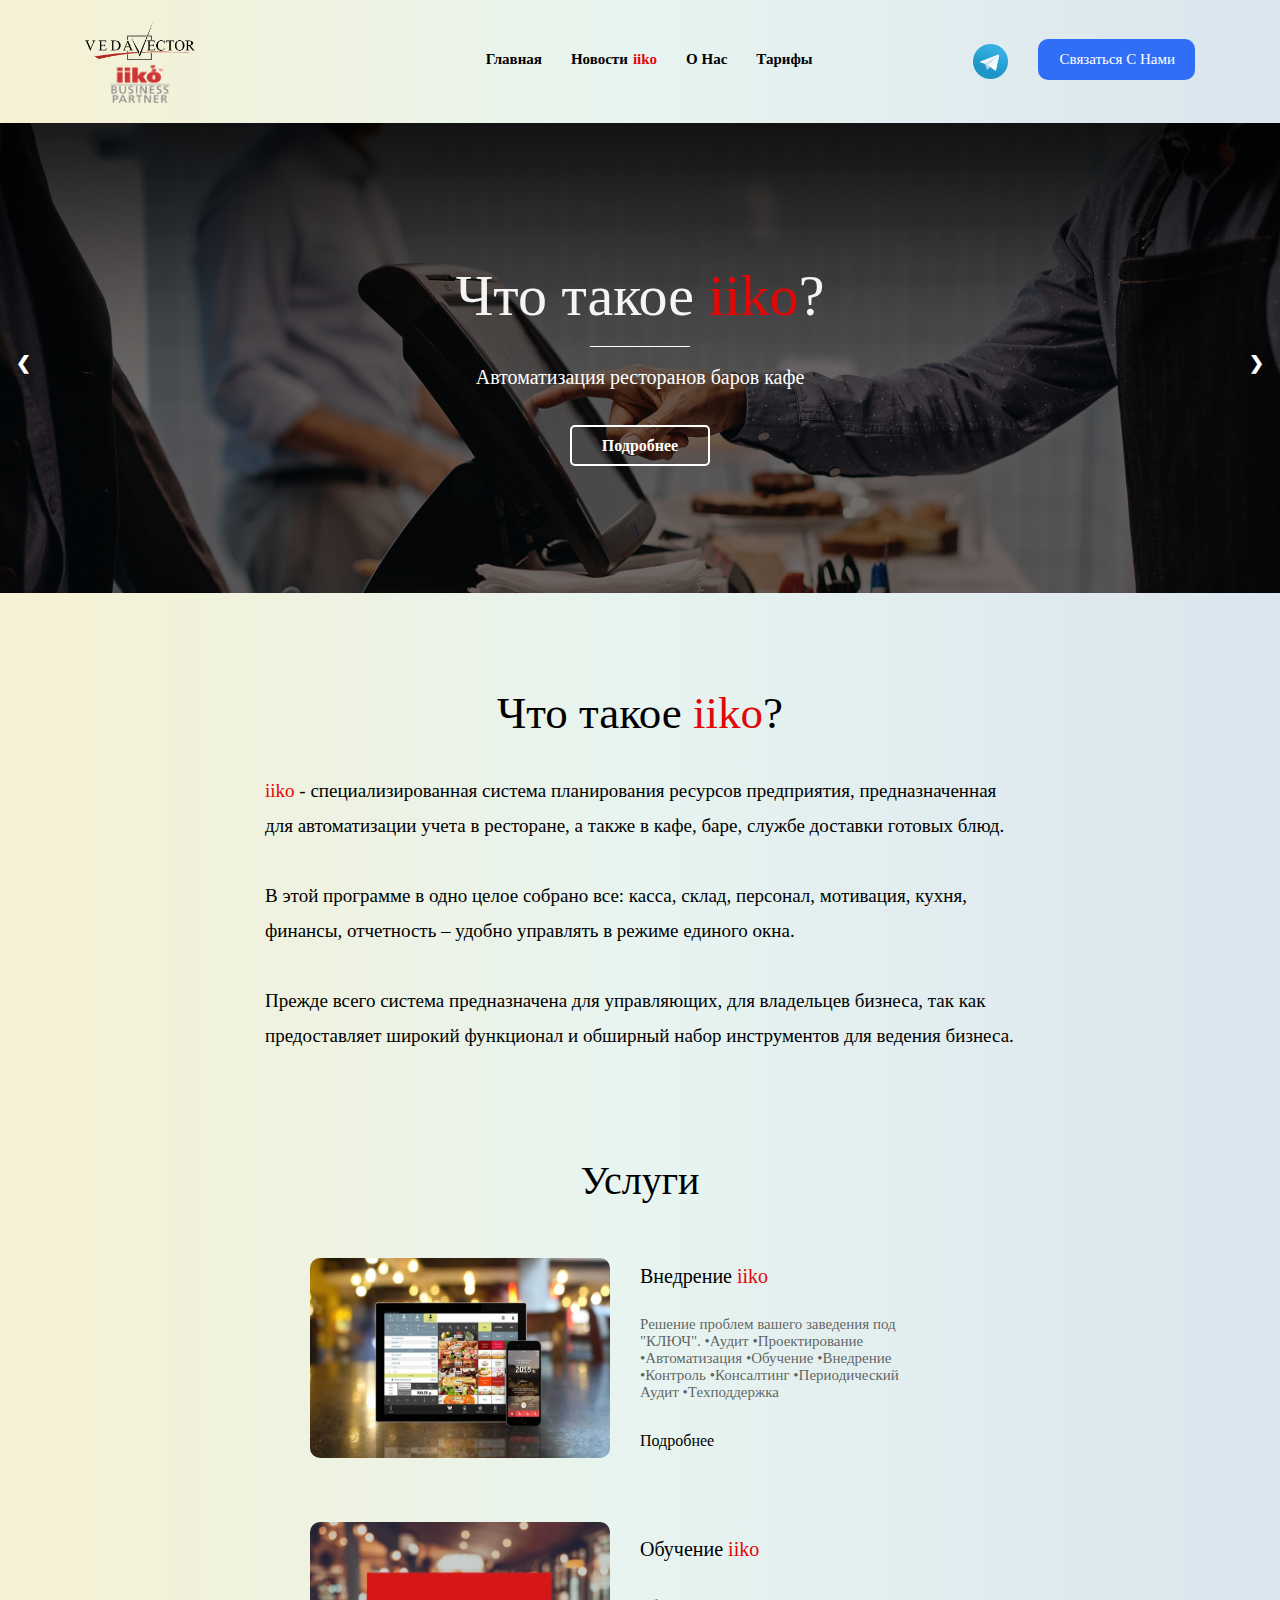
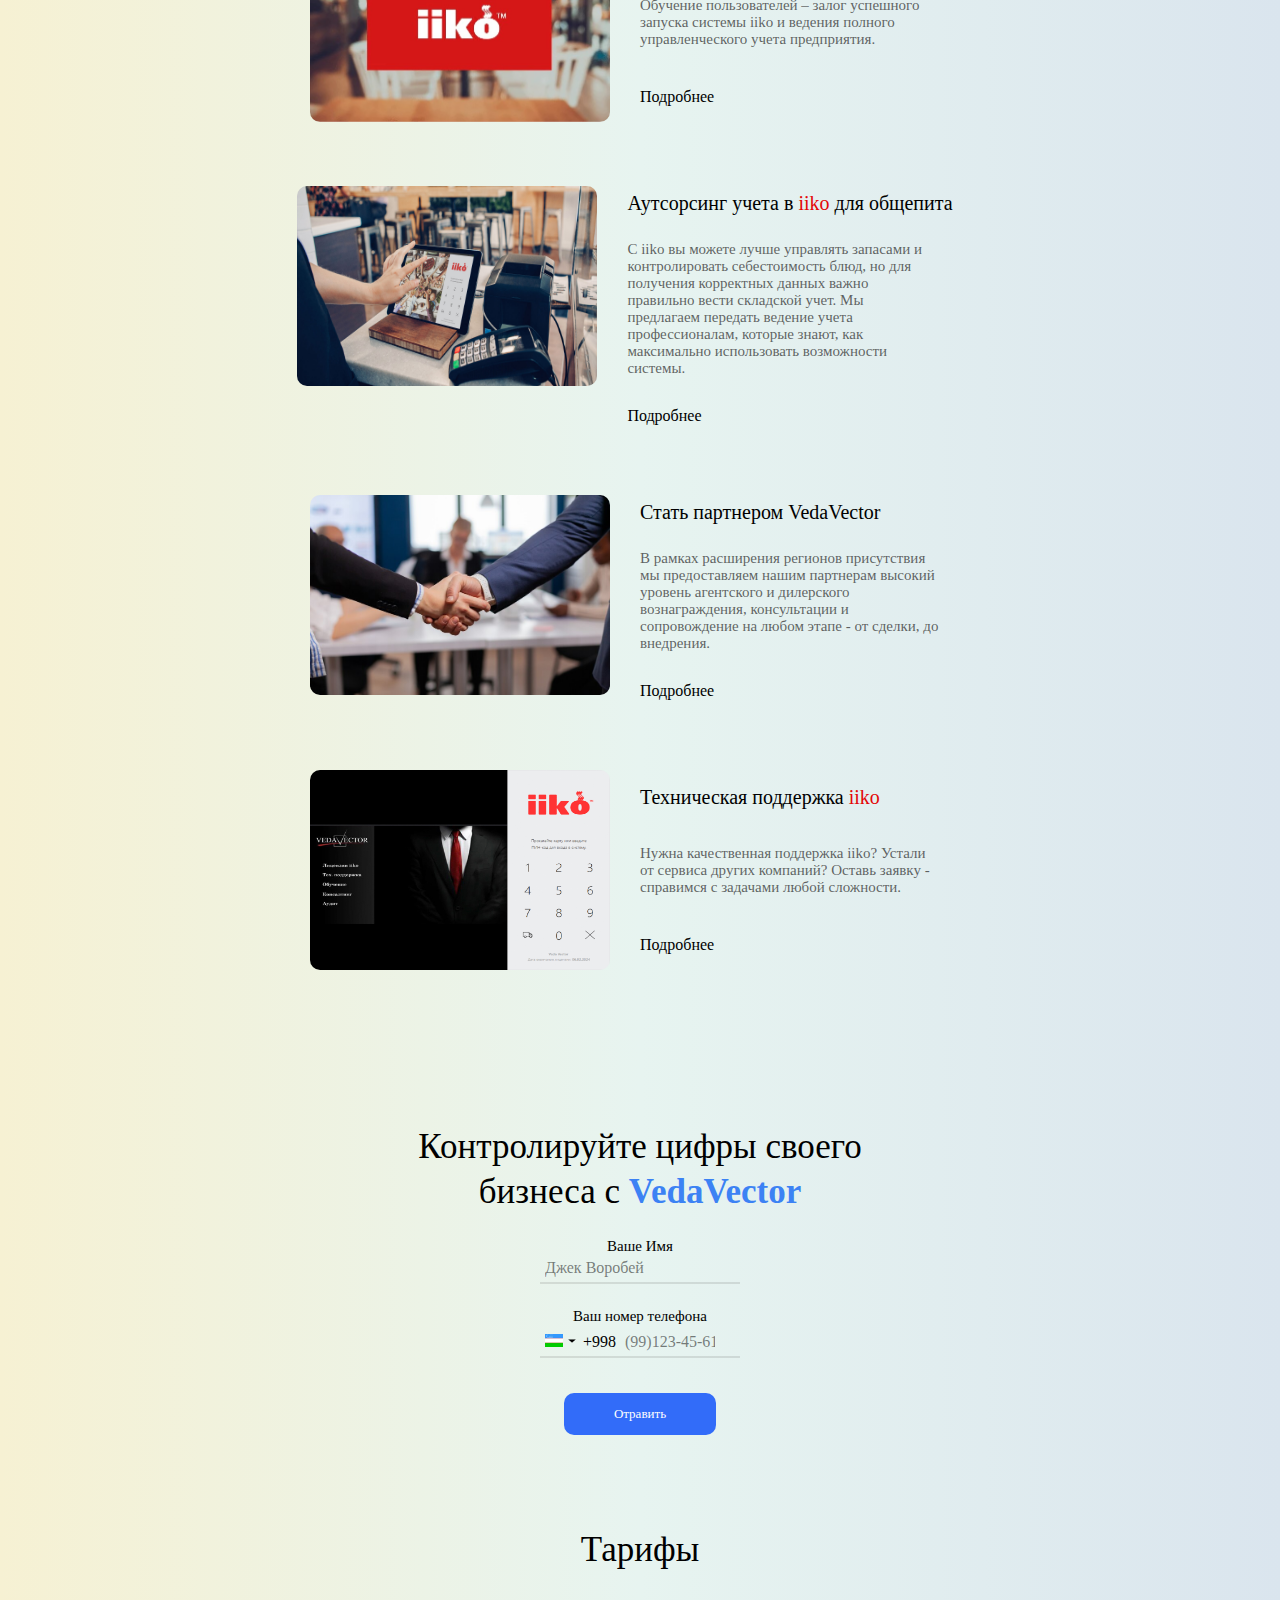
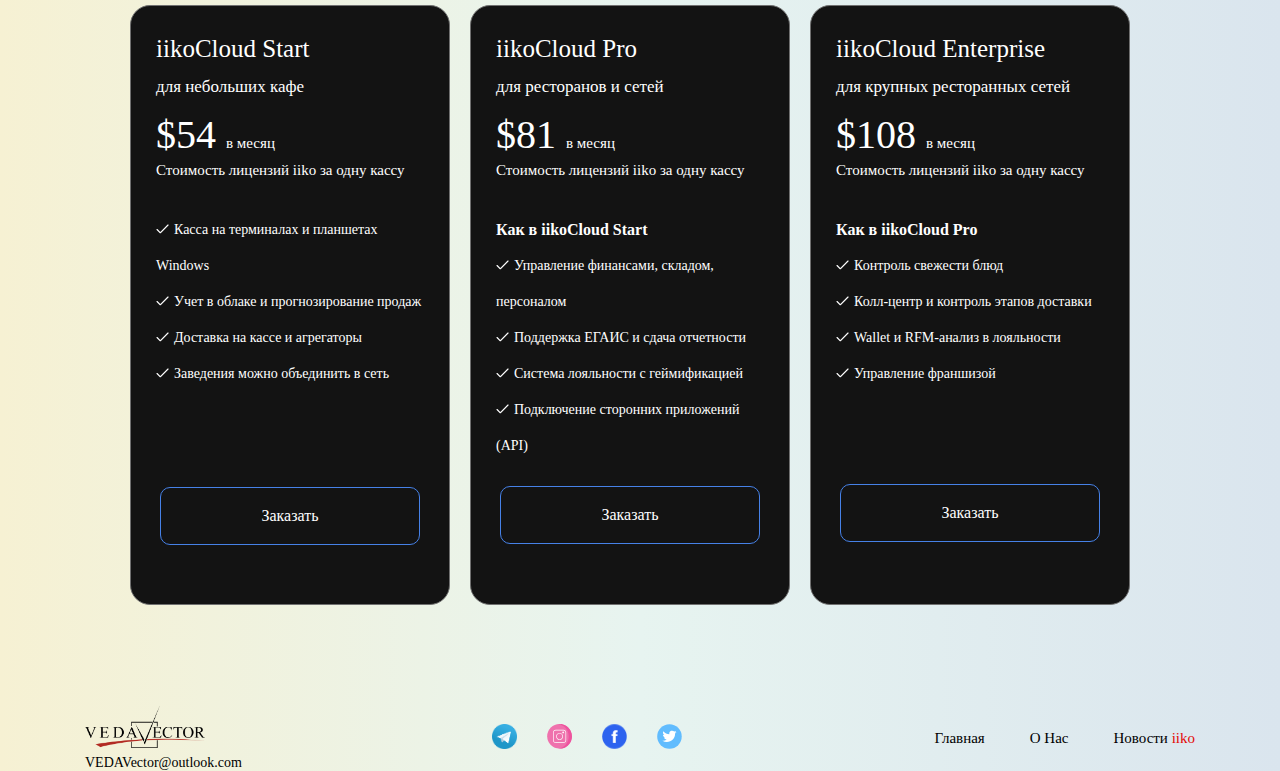
<file: index.html>
<!DOCTYPE html>
<html lang="en">

<head>
    <meta charset="UTF-8">
    <meta http-equiv="X-UA-Compatible" content="IE=edge">
    <meta name="viewport" content="width=device-width, initial-scale=1.0">
    <!-- <meta http-equiv="refresh" content="0;URL=http/"> -->
    <title>VedaVector</title>
    <script src="https://code.jquery.com/jquery-3.6.0.min.js"></script>
    <link rel="icon" href="images/vedavector-logo.png">
    <!-- <link href="https://cdn.jsdelivr.net/npm/bootstrap@5.0.2/dist/css/bootstrap.min.css" rel="stylesheet" integrity="sha384-EVSTQN3/azprG1Anm3QDgpJLIm9Nao0Yz1ztcQTwFspd3yD65VohhpuuCOmLASjC" crossorigin="anonymous"> -->
    <link rel="stylesheet" href="style/style.css">
</head>

<body>
    <header class="header">
        <div class="container">
            <div class="header__nav">
                <a href="" class="logo">
                    <img src="images/vedavector-logo.png" alt="">
                    <img src="images/iiko-bussines.png" alt="" class="iiko__service">
                </a>
                <input type="checkbox" id="check">
                <ul class="header__list">
                    <li><a href="#" class="header__link">Главная</a></li>
                    <li><a href="news.html" class="header__link">Новости<span>iiko</span></a></li>
                    <li><a href="about.html" class="header__link">О нас</a></li>
                    <li><a href="#tarif" class="header__link">Тарифы</a></li>
                    <li><a href="https://t.me/VedaVector" class="header__link-tg"><img src="images/telegram-logo.png" alt=""></a></li>
                    <li><a href="tel:+99899990009" class="header__link-sign">Связаться с нами</a></li>
                    <!-- <li><a href="login.html" class="header__link-login">Login</a></li>
                    <li><a href="sign.html" class="header__link-sign">Sign Up</a></li> -->
                </ul>
                <label for="check" class="btn">
                    <span class="bars"></span>
                </label>
            </div>
        </div>
    </header>
    <main class="main">
        <!-- ---------- скопировано ----------------slider------- -->
        <div class="slideshow-container">
            <div class="mySlides fade bg1">
                <h3 class="text">Что такое <span>iiko</span>?</h3>
                <div class="slayder__line-bottom"></div>
                <p class="slider__descr">Автоматизация ресторанов баров кафе</p>
                <a href="#iiko"><span class="slider__bottom">Подробнее</span></a>
            </div> <!-- .mySlides -->

            <div class="mySlides fade bg2">
                <h3 class="text">Наши Услуги</h3>
                <div class="slayder__line-bottom"></div>
                <p class="slider__descr">Контролируйте цифры своего бизнеса с VedaVector</p>
                <a href="#service"><span class="slider__bottom">Подробнее</span></a>
            </div> <!-- .mySlides -->

            <div class="mySlides fade bg3">
                <h3 class="text">Наши Тарифы</h3>
                <div class="slayder__line-bottom"></div>
                <p class="slider__descr">Попробуйте <span>iiko</span> в действии с VedaVector</p>
                <a href="#tarif"><span class="slider__bottom">Подробнее</span></a>
            </div> <!-- .mySlides -->

            <a class="prev" onclick="plusSlides(-1)">❮</a>
            <a class="next" onclick="plusSlides(1)">❯</a>
        </div> <!-- .slideshow-container -->

        <div class="container">
            <div class="own__audience">
                <!-- <img src="images/vedavector-logo.png" alt="" class="logo__title"> -->
                <!-- <p class="own__descr">Автоматизация ресторанов баров кафе</p> -->
                <!-- <img src="images/iiko-service-black.png" alt="" class="iiko__service"> -->
            </div>
            <div class="connect__content" id="iiko">
                <!-- <span class="step__1">STEP 1</span> -->
                <h3 class="connect__title">Что такое <span>iiko</span>?</h3>
                <p class="connect__descr"><span>iiko </span> - специализированная система планирования ресурсов
                    предприятия, предназначенная для автоматизации учета в ресторане, а также в кафе, баре, службе
                    доставки готовых блюд.<br>

                    <br>В этой программе в одно целое собрано все: касса, склад, персонал, мотивация, кухня, финансы,
                    отчетность – удобно управлять в режиме единого окна.<br>

                    <br>Прежде всего система предназначена для управляющих, для владельцев бизнеса, так как
                    предоставляет
                    широкий функционал и обширный набор инструментов для ведения бизнеса.
                </p>
                <!-- <a href="#" class="connect__button">View Avaliable Sources</a> -->
            </div>
            <!-- <div class="share__homepage">
                <span class="step__2">STEP 2</span>
                <h3 class="share__title">Share Your Homepage</h3>
                <p class="share__descr">Share your Wavium homepage link with your followers, and
                    we'll handle the rest.</p>
            </div>
            <div class="right__button">
                <a href="#" class="right__link">Get Started Now</a>
            </div> -->
            <div class="group__services" id="service">
                <h3 class="service__title-h">Услуги</h3>
                <div class="list__services">
                    <a href="#"><img src="images/img-1.jpg" alt="" class="service__photo"></a>
                    <div class="service__info">
                        <a href="Introduction-page.html">
                            <h3 class="service__title">Внедрение <span>iiko</span></h3>
                        </a>
                        <p class="service__descr">Решение проблем вашего заведения под "КЛЮЧ".
                            •Аудит •Проектирование •Автоматизация •Обучение •Внедрение •Контроль •Консалтинг
                            •Периодический Аудит •Техподдержка
                        </p>
                        <a href="Introduction-page.html"><span class="service__span">Подробнее</span></a>
                    </div>
                </div>
                <div class="list__services">
                    <a href="#"><img src="images/img-2.jpg" alt="" class="service__photo"></a>
                    <div class="service__info">
                        <a href="education-page.html">
                            <h3 class="service__title">Обучение <span>iiko</span></h3>
                        </a>
                        <p class="service__descr">Обучение пользователей – залог успешного запуска системы iiko и
                            ведения полного управленческого учета предприятия.</p>
                        <a href="education-page.html"><span class="service__span">Подробнее</span></a>
                    </div>
                </div>
                <div class="list__services">
                    <a href="#"><img src="images/img-3.jpg" alt="" class="service__photo"></a>
                    <div class="service__info">
                        <a href="Outsourcing-page.html">
                            <h3 class="service__title">Аутсорсинг учета в <span>iiko</span> для общепита</h3>
                        </a>
                        <p class="service__descr">С iiko вы можете лучше управлять запасами и контролировать
                            себестоимость блюд, но для получения корректных данных важно правильно вести складской учет.
                            Мы предлагаем передать ведение учета профессионалам, которые знают, как максимально
                            использовать возможности системы.</p>
                        <a href="Outsourcing-page.html"><span class="service__span">Подробнее</span></a>
                    </div>
                </div>
                <div class="list__services">
                    <a href="#"><img src="images/img-4.jpg" alt="" class="service__photo"></a>
                    <div class="service__info">
                        <a href="partner-page.html">
                            <h3 class="service__title">Стать партнером VedaVector</h3>
                        </a>
                        <p class="service__descr">В рамках расширения регионов присутствия мы предоставляем нашим
                            партнерам высокий уровень агентского и дилерского вознаграждения, консультации и
                            сопровождение на любом этапе - от сделки, до внедрения.</p>
                        <a href="partner-page.html"><span class="service__span">Подробнее</span></a>
                    </div>
                </div>
                <div class="list__services">
                    <a href="#"><img src="images/img-6.jpg" alt="" class="service__photo"></a>
                    <div class="service__info">
                        <a href="Support-page.html">
                            <h3 class="service__title">Техническая поддержка <span>iiko</span></h3>
                        </a>
                        <p class="service__descr">Нужна качественная поддержка iiko? Устали от сервиса других компаний?
                            Оставь заявку - справимся с задачами любой сложности.</p>
                        <a href="Support-page.html"><span class="service__span">Подробнее</span></a>
                    </div>
                </div>
            </div>
            <form class="form" onsubmit="sendEmailTelegram(event)">
                <div class="form__stripes-block">
                    <div class="form__line"></div>
                </div>
                <div class="reach__directly">
                    <div class="directly__right">
                        <div class="directly__group">
                            <h3 class="directly__title">Контролируйте цифры своего <br>бизнеса с <span>VedaVector</span>
                            </h3>
                            <span class="create__share">Ваше Имя</span>
                            <div class="sign__list directly__input">
                                <input type="text" name="name" placeholder="Джек Воробей" class="directly__placeholder"
                                    required>
                                <div class="directly__line"></div>
                            </div>
                            <span class="create__share">Ваш номер телефона</span>
                            <div class="sign__list  directly__input">
                                <img src="images/flag-uzb.png" alt="">
                                <img src="images/down-icon.png" alt="" class="down-icon">
                                <span class="number__998">+998</span>
                                <input type="text" name="phone" placeholder="(99)123-45-61"
                                    class="directly__placeholder home__number" required>
                                <div class="directly__line"></div>
                            </div>
                            <div class="directly__links form__submit-button">
                                <button type="submit" class="directly__link">Отравить</button>
                            </div>
                        </div>
                    </div>
                    <!-- <div class="form__submit-block">
                    <div class="form__submit-button">
                        <button type="submit">Отправить</button>
                    </div>
                </div> -->
                    <div class="directly__left">
                        <!-- <div class="square__directly"></div> -->
                        <!-- <img src="../VedaVector  - Marico/images/image-woman-png.png" width="70%" height="60%"  alt=""> -->
                    </div>

                </div>
                <div class="form__send-result"></div>
            </form>
            <h3 class="pricing__title-home" id="tarif">Тарифы</h3>
            <div class="pricing__group">
                <div class="pricing__list">
                    <h3 class="list__title">iikoCloud Start</h3>
                    <p class="list__descr">для небольших кафе</p>
                    <p class="list__free list__dollar">$54 <span>в месяц <br>Стоимость лицензий iiko за одну
                            кассу</span></p>
                    <p class="list__updating"><img src="images/Check.svg" alt="">Касса на терминалах и планшетах Windows
                    </p>
                    <p class="list__updating"><img src="images/Check.svg" alt="">Учет в облаке и прогнозирование продаж
                    </p>
                    <p class="list__updating"><img src="images/Check.svg" alt="">Доставка на кассе и агрегаторы</p>
                    <p class="list__updating-mar1"><img src="images/Check.svg" alt="">Заведения можно объединить в сеть
                    </p>
                    <div class="button__center">
                        <a href="#win1" class="list__button">Заказать</a>
                    </div>
                </div>
                <div class="pricing__list">
                    <h3 class="list__title">iikoCloud Pro</h3>
                    <p class="list__descr">для ресторанов и сетей</p>
                    <p class="list__free list__dollar">$81 <span>в месяц <br>Стоимость лицензий iiko за одну
                            кассу</span></p>
                    <p class="list__updating-title">Как в iikoCloud Start</p>
                    <p class="list__updating"><img src="images/Check.svg" alt="">Управление финансами, складом,
                        персоналом</p>
                    <p class="list__updating"><img src="images/Check.svg" alt="">Поддержка ЕГАИС и сдача отчетности</p>
                    <p class="list__updating"><img src="images/Check.svg" alt="">Система лояльности с геймификацией</p>
                    <p class="list__updating-mar2"><img src="images/Check.svg" alt="">Подключение сторонних приложений
                        (API)</p>
                    <div class="button__center">
                        <a href="#win1" class="list__button">Заказать</a>
                    </div>
                </div>
                <div class="pricing__list">
                    <h3 class="list__title">iikoCloud Enterprise</h3>
                    <p class="list__descr">для крупных ресторанных сетей</p>
                    <p class="list__free list__dollar">$108 <span>в месяц <br>Стоимость лицензий iiko за одну
                            кассу</span></p>
                    <p class="list__updating-title">Как в iikoCloud Pro</p>
                    <p class="list__updating"><img src="images/Check.svg" alt="">Контроль свежести блюд</p>
                    <p class="list__updating"><img src="images/Check.svg" alt="">Колл-центр и контроль этапов доставки
                    </p>
                    <p class="list__updating"><img src="images/Check.svg" alt="">Wallet и RFM-анализ в лояльности</p>
                    <p class="list__updating-mar3"><img src="images/Check.svg" alt="">Управление франшизой
                    </p>
                    <div class="button__center">
                        <a href="#win1" class="list__button">Заказать</a>
                    </div>
                </div>

                <form class="form" onsubmit="sendEmailTelegram(event)">
                    <!-- обрантая связь окошка  -->
                    <a href="#x" class="overlay" id="win1"></a>
                    <div class="popup">
                        <h3 class="popup__title">CВЯЖИТЕСЬ С НАМИ</h3>
                        <p class="popup__descr">Просто оставьте ваши контакты и наш менеджер вам перезвонит</p>
                        <div class="feedback__center">
                            <div class="sign__list pricing__feedback">
                                <input type="text" name="name" placeholder="Имя" class="input__transparent-color" required>
                            </div>
                            <div class="sign__list pricing__feedback">
                                <img src="images/flag-uzb.png" alt="">
                                <img src="images/down-icon.png" alt="" class="down-icon">
                                <span class="number__998">+998</span>
                                <input type="text" name="phone" placeholder="(99) 123-45-67"
                                    class="input__transparent-color" required>
                            </div>
                        </div>
                        <div class="check__button">
                            <input type="checkbox" class="input-check" />
                            <span class="check__descr">Я согласен с политикой конфиденциальности</span>
                        </div>
                        <div class="button__poisoning">
                            <button type="submit" class="list__button-check">Отравить</button>
                        </div>
                        <a class="close" title="Закрыть" href="#close"></a>
                    </div>
            </div>
                </form>
        </div>
        <!-- <h3 class="title__demo" id="demo-1">Подробная описания</h3> -->
        <!-- <div class="demo">
            <input type="checkbox" id="hd-1" class="hide" />
            <label for="hd-1">Внедрение iiko</label>
            <div class="demo__descr" >
                Наша компания - команда экспертов автоматизации заведений общественного питания.
                Мы имеем богатейший опыт поиска и внедрения индивидуальных решений в заведениях различного формата.
                Кафе, Ресторан, Столовая, Кейтринг, Производство полуфабрикатов, Сеть быстрго питания, Комплекс Отдыха,
                Караоке, Бар, Доставка, Фуд трак, Сеть быстрого питания, Кондитерская, Кофейня, Чайхана - это форматы
                заведений где работают разработанные и внедренные нами бизнес процессы.<br />
                <br />С нами вы получите: проект под "ключ", постпродажная поддержка, исчерпывающий сервис.
                Мы предлагаем внести в ваш бизнес: порядок, дисциплину, учет, прозрачность и ясность.
                Мы разработаем для Вашего бизнеса, обучим персонал и внедрим: Правила, инструкции, документооборот
                систему мотивации и учета.
                Мы знаем систему как работает программа автоматизации, мы умеем работать с персоналом
            </div>
            <br />
            <input type="checkbox" id="hd-2" class="hide" />
            <label for="hd-2">Обучение iiko</label>
            <div class="demo__descr">
                iiko – популярное решение для автоматизации ресторанов, кафе, столовых. Установить продвинутое ПО и
                купить современное оборудование - это только 50% успеха. Эффективность работы программы, во многом,
                зависит от умений персонала использовать доступный функционал. Мы, на примере наших клиентов, видим, как
                полноценное использование iiko помогает контролировать работу заведения, увеличивает выручку и снижает
                издержки. А вы уверены, что используете iiko с максимальной отдачей?<br />
                <br />Специалисты компании VedaVector имеют большой опыт в обучении сотрудников предприятий
                общественного
                питания всех уровней. Вы можете ознакомиться с программами обучения и выбрать необходимые курсы. Как
                правило,
                обучение проводится сразу после проекта внедрения iiko, но многие компании заказывают обучение повторно
                для обучения новых сотрудников.<br />
                <br />Обучение может проводиться в нашем офисе или с выездом в ваше заведение. Возможно удаленное
                обучение
                сотрудников через конференц-связь. В процессе обучения наши специалисты подробно разбирают основные шаги
                и операции в iiko.
            </div>
            <br />
            <input type="checkbox" id="hd-3" class="hide" />
            <label for="hd-3">Аутсорсинг учета в iiko для общепита</label>
            <div class="demo__descr">
                Зачем нужен складской учет в ресторане
                Если в магазине ведение складского учета не вызывает вопросов, то в ресторане ситуация отличается.
                Многие рестораторы не понимают, для чего им вести складской учет. Они не уделяют этому много времени и
                ведут учет только потому, что так принято в бизнесе.<br />

                <br />Ведение складского учета в общепите позволяет:<br />

                <br />•всегда точно знать, что и в каком количестве есть на складе;<br />
                •понимать, сколько продуктов нужно закупить (iiko на основе прошлых продаж подсчитает необходимое
                количество продуктов к закупке);<br />
                •контролировать запасы и предотвратить воровство (отчет “Движение товара” показывает всю историю товара:
                когда купили и продали, что было списано и в каком количестве).<br />
                <br /> Для эффективного ведения складского учета необходимо вносить все покупки в iiko, а также
                регулярно списывать испортившиеся товары и проводить инвентаризацию.<br />
                <br />Аутсорсинг складского учета<br />
                <br />Если вы не хотите расширять штат и нанимать бухгалтера-калькулятора, мы предлагаем сделать это за
                вас. В нашем штате есть бухгалтер-калькулятор, который будет вести складской учет за вас.<br />

                <br /> Что это значит:<br />
                <br />•вы предоставляете нам сканы документов и технологические карты;<br />
                •мы настраиваем бизнес-процессы и заводим документы в систему iiko;<br />
                •вы получаете готовые отчеты каждый месяц.<br />

                <br />Что входит в услугу по ведению учета складских операций:<br />

                <br />1.Обработка первичной документации;<br />
                2.Контроль себестоимости блюд;<br />
                3.Создание технологических карт;<br />
                4.Учет сырья и реализованной продукции;<br />
                5.Проведение инвентаризации;<br />
                6.Мониторинг закупочных цен на продукты питания;<br />
                7.Контроль за движением и остатками продуктов;<br />
                8.Составление и ведение калькуляционных карт;<br />
                9.Выявление недостач и излишков;<br />
                10.Ведение учета расчетов с поставщиками;<br />
                11.Составление товарных отчетов;<br />
                12.Обеспечение корректности оформления первичных документов;<br />
                13.Заведение номенклатуры (товары, заготовки, блюда) и ТТК.<br />

                <br />Почему вам выгодно передать складской учет на аутсорс<br />

                <br />Преимущества передачи нам ведения складского учета:<br />
                <br />•дешевле, чем нанимать сотрудника в штат;<br />
                •вы получаете опыт команды специалистов, которые каждый день решают проблемы автоматизации
                общепита;<br />
                •мы правильно ведем учет складских операций, поэтому гарантируем корректность данных учета;<br />
                •проводим инвентаризацию за 1 день;<br />
                •мы не заинтересованы в подведении данных под красивый результат;<br />
                •мы по максимуму используем функционал iiko;<br />
                •составим аналитические отчеты и поможем снизить фудкост;<br />
                •оповещаем клиента обо всех изменениях, вносимых в систему.<br />
            </div>
            <br />
            <input type="checkbox" id="hd-4" class="hide" />
            <label for="hd-4">Стать партнером VedaVector</label>
            <div class="demo__descr">
                БЫТЬ НАШИМ ПАРТНЕРОМ, ЭТО<br />

                <br />•Партнерские цены на оборудование: кассовое, POS и периферию<br />
                •Доступ к базе знаний в партнерском кабинете<br />
                •Доступ к книге продаж и внутренним обучающим материалам группы компаний "VedaVector"<br />
                •Партнерская поддержка 24/7<br />
                •Клиентская трехуровневая поддержка<br />
                •Полная упаковка партнерскими сервисами<br />
                •Отсутствие потребности в ведении поддержки и колл-центре<br />
            </div>
            <br />
            <input type="checkbox" id="hd-5" class="hide" />
            <label for="hd-5">Техническая поддержка iiko</label>
            <div class="demo__descr">
                Любой программный продукт нуждается в технической поддержке. Бывает, что сотрудник нажал не на ту кнопку
                или оборудование вышло из строя. Представляете, у вас полный зал гостей, а касса “встала”. Кассирам
                приходится принимать заказ в ручную, передавать его с опозданием на кухню и рассчитывать гостей на
                калькуляторе. Управляющий в это время ищет контакты специалиста который бы смог помочь, но оказывается,
                что в выходной день никто недоступен. Долго так работать невозможно, гости начнут нервничать или вовсе
                уйдут в другое заведение. Мы знаем как избежать таких ситуаций. Компания “VedaVector” предоставляет
                услуги абонентского обслуживания iiko.<br />

                <br />3 уровня профессиональной поддержки вашего заведения:<br />

                <br />•Консультанты - оперативно решают проблему удаленно<br />
                •Инженеры - настраивают и устраняют поломки на выезде<br />
                •Программисты - дорабатывают систему под ваши потребности<br />

                <br />Преимущества обслуживания в компании “VedaVector”<br />

                <br />•Мы всегда на связи. Подстраиваемся под график работы заведения. Будем на связи, когда Вам это
                потребуется.<br />
                •Удобство и контроль. Вы контролируете решение проблемы и оцениваете работу специалиста.<br />
                •Подменное оборудование. В случае экстренной поломки, на время ремонта, мы предоставляем подменное
                оборудование<br />
                •Служба заботы о клиентах. Мы сами звоним клиентам, интересуемся текущим состоянием работы и планами
                развития. Делимся знаниями по оптимизации бизнес-процессов заведения.<br />
                •Самое главное - опыт. Внедряем iiko c 2021 года. Знаем все нюансы учета в зависимости от формата
                заведения. Работаем с одиночными кафе и крупными сетевыми заведениями.<br />
                •Тестирование сотрудников на знание программного обеспечения. По договоренности с владельцем, мы анонимно
                или открыто тестируем Ваших сотрудников на знания по работе в системе.<br />
                •Предварительное оповещение об ошибках. Если в системе возникает критическая ошибка, мы можем отследить
                её с помощью внутренней системы слежения. Например, оперативно отреагировать на проблемы с системой
                лояльностью, диагностировать зависание лицензий или увидеть, что онлайн-касса перестала передавать
                данные в ОФД.<br />
            </div>
        </div> -->

    </main>
    <footer class="footer">
        <div class="container">
            <!-- <div class="footer__get">
                    <a href="#"><img class="footer__logo" src="images/logo.svg" alt=""></a>
                    <h3 class="footer__title">Get Started Now</h3>
                    <p class="footer__descr">Setup is easy and takes under 5 minutes.</p>
                    <a href="#" class="footer__button">Get Started Now</a>
                    <div class="footer__people">
                        <img class="people__icon" src="images/Dot.svg" alt="">
                        <span class="people__thousand">1000+</span>
                        <p class="people__descr">creators have already started</p>
                    </div>
            </div> -->
            <div class="footer__links">
                <div class="footer__navigate">
                    <a href="#" class="footer__logotype"><img src="images/vedavector-logo.png" alt=""></a>
                    <a href="mailto:info@marico.co" class="footer__email">VEDAVector@outlook.com</a>
                </div>
                <div class="footer__icons">
                    <a href="https://t.me/testbuttonsvv"><img src="images/telegram-logo.png" alt=""
                            class="icon__list"></a>
                    <a href="https://www.instagram.com/"><img src="images/Instagram_logo.svg" alt=""
                            class="icon__list"></a>
                    <a href="https://www.facebook.com/"><img src="images/facebook bg.svg" alt="" class="icon__list"></a>
                    <a href="https://twitter.com/?lang=ru"><img src="images/Twitter_logo.svg" alt="" class="icon__list"></a>
                </div>
                <div class="footer__link">
                    <ul class="footer__list">
                        <li><a href="index.html" class="footer__link-n">Главная</a></li>
                        <li><a href="about.html" class="footer__link-n">О нас</a></li>
                        <li><a href="news.html" class="footer__link-n">Новости <span>iiko</span></a></li>
                        <!-- <li><a href="sign.html" class="footer__link-n">Sign in</a></li> -->
                    </ul>
                </div>
            </div>
        </div>
    </footer>
    <!-- <script src="https://code.jquery.com/jquery-3.6.0.min.js"></script> -->
    <!-- <script src="https://cdn.jsdelivr.net/npm/bootstrap@5.0.2/dist/js/bootstrap.bundle.min.js" integrity="sha384-MrcW6ZMFYlzcLA8Nl+NtUVF0sA7MsXsP1UyJoMp4YLEuNSfAP+JcXn/tWtIaxVXM" crossorigin="anonymous"></script> -->
    <script src="app.js"></script>
    <script src="snowfall.js"></script>
    <!-- <script>
        $(document).ready(function () {
            $(document).snowfall({ image: "img-snow/snow4.png", minSize: 10, maxSize: 20 });
        });
    </script> -->
</body>

</html>
</file>
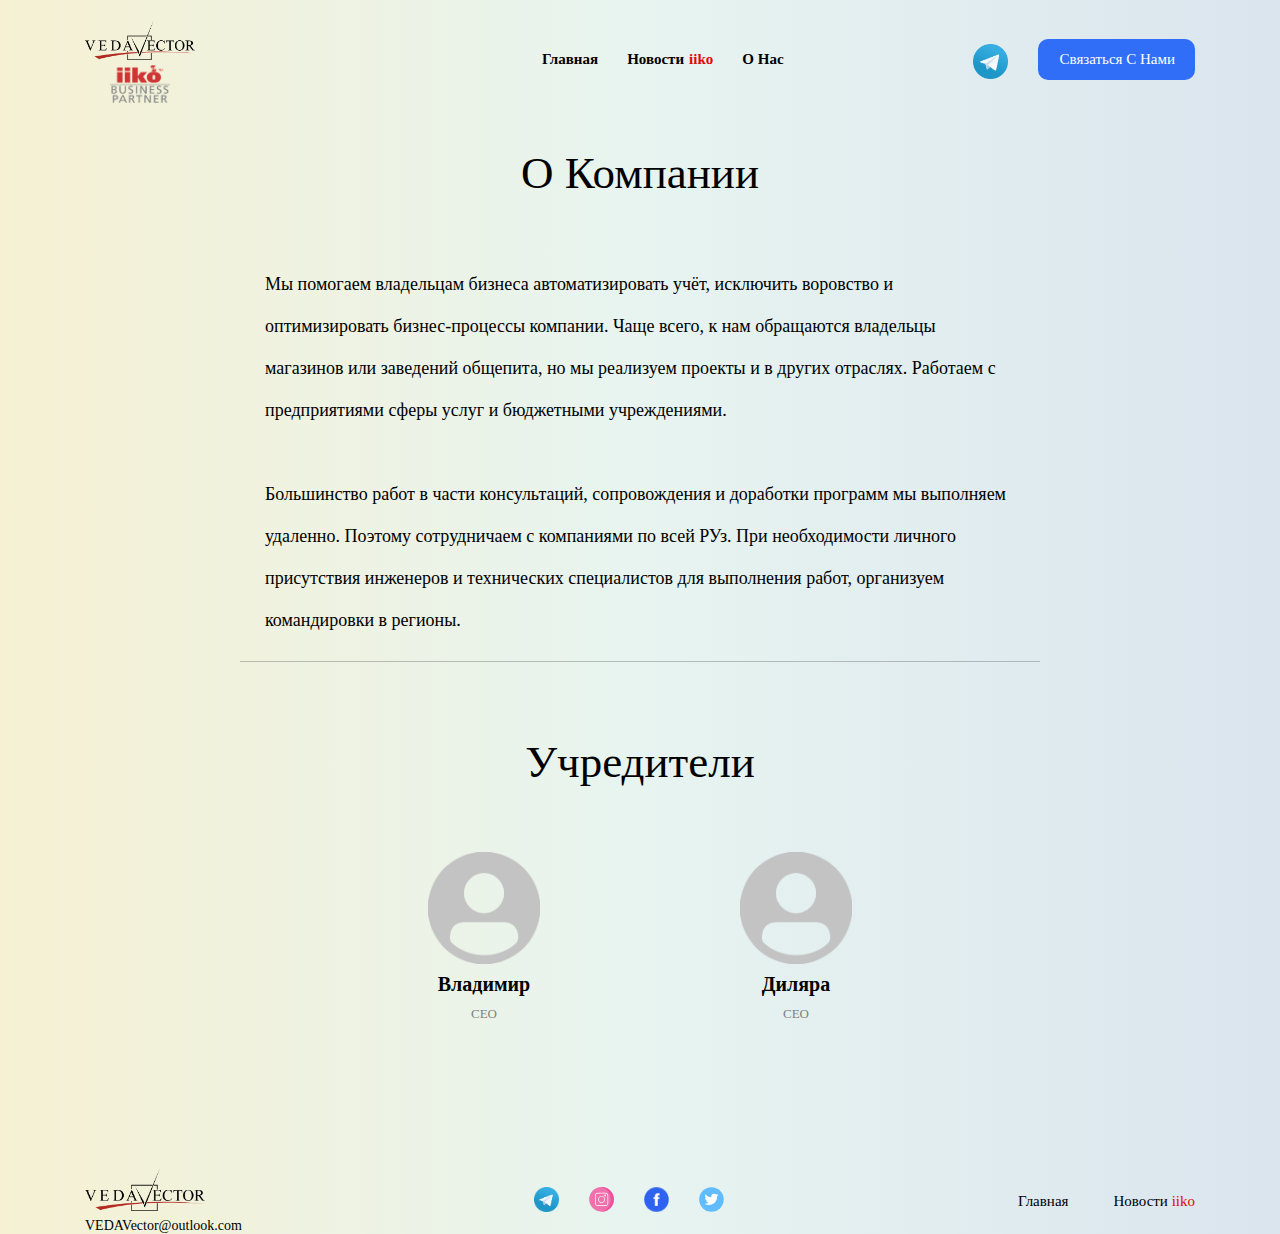
<file: about.html>
<!DOCTYPE html>
<html lang="en">

<head>
    <meta charset="UTF-8">
    <meta http-equiv="X-UA-Compatible" content="IE=edge">
    <meta name="viewport" content="width=device-width, initial-scale=1.0">
    <title>VedaVector</title>
    <link rel="icon" href="images/vedavector-logo.png">
    <link rel="stylesheet" href="style/style.css">
</head>

<body>
    <header class="header">
        <div class="container">
            <div class="header__nav">
                <a href="index.html" class="logo">
                    <img src="images/vedavector-logo.png" alt="">
                    <img src="images/iiko-bussines.png" alt="" class="iiko__service">
                </a>
                <input type="checkbox" id="check">
                <ul class="header__list">
                    <li><a href="index.html" class="header__link">Главная</a></li>
                    <li><a href="news.html" class="header__link">Новости<span>iiko</span></a></li>
                    <li><a href="about.html" class="header__link">О нас</a></li>
                    <li><a href="#" class="header__link"></a></li>
                    <li><a href="https://t.me/testbuttonsvv" class="header__link-tg"><img src="images/telegram-logo.png" alt=""></a></li>
                    <li><a href="tel:+99899990009" class="header__link-sign">Связаться с нами</a></li>
                    <!-- <li><a href="login.html" class="header__link-login">Login</a></li>
                    <li><a href="sign.html" class="header__link-sign">Sign Up</a></li> -->
                </ul> 
                <label for="check" class="btn">
                    <span class="bars"></span>
                </label>
            </div>
        </div>
    </header>
    <main class="main">
        <div class="container">
            <!-- <a href="#" class="about__logo">
                <img src="../Marico/images/logo.svg" alt="">VedaVector
            </a> -->
            <div class="about__our">
                <!-- <span class="our__mission">OUR MISSION</span> -->
                <h3 class="our__title">О Компании</h3>
                <!-- <p class="our__descr">We believe that social platforms are taking advantage of creators.
                    We want to change that and help creators fight back. </p> -->
            </div>
            <div class="about__description">
                <p class="about__descr">
                    Мы помогаем владельцам бизнеса автоматизировать учёт, исключить воровство и оптимизировать
                    бизнес-процессы компании. Чаще всего, к нам обращаются владельцы магазинов или заведений общепита,
                    но мы реализуем проекты и в других отраслях. Работаем с предприятиями сферы услуг и бюджетными
                    учреждениями.<br>

                    <br>Большинство работ в части консультаций, сопровождения и доработки программ мы выполняем
                    удаленно. Поэтому сотрудничаем с компаниями по всей РУз. При необходимости личного присутствия
                    инженеров и технических специалистов для выполнения работ, организуем командировки в регионы.<br>
                    
                    <!-- <span class="color__about"> <br>- The Team Marico (Olivia, William, and Noah)</span> -->
                </p>
            </div>
            <div class="about__line"></div>
            <div class="our__team">
                <!-- <span class="our__mission">OUR TEAM</span> -->
                <h3 class="our__title">Учредители</h3>
                <div class="info__people">
                    <div class="info__group">
                        <img src="images/avatar-work.png" alt="" width="112px" height="112px">
                        <h3 class="info__title">Владимир</h3>
                        <p class="info__descr">СEO</p>
                        <!-- <a href="#" class="info__link">Twitter <img src="images/Arrow-3.svg" alt=""></a> -->
                    </div>
                    <div class="info__group">
                        <img src="images/avatar-work.png" alt="" width="112px" height="112px">
                        <h3 class="info__title">Диляра</h3>
                        <p class="info__descr">СEO</p>
                        <!-- <a href="#" class="info__link">Twitter <img src="images/Arrow-3.svg" alt=""></a> -->
                    </div>
                    <!-- <div class="info__group">
                        <img src="images/about-Image-3.svg" alt="">
                        <h3 class="info__title">Ryan Trump</h3>
                        <p class="info__descr">COO & Sales</p>
                        <a href="#" class="info__link">Twitter <img src="images/Arrow-3.svg" alt=""></a>
                    </div> -->
                </div>
            </div>
        </div>
    </main>
    <footer class="footer">
        <div class="container">
            <!-- <div class="footer__get">
                    <a href="#"><img class="footer__logo" src="images/logo.svg" alt=""></a>
                    <h3 class="footer__title">Get Started Now</h3>
                    <p class="footer__descr">Setup is easy and takes under 5 minutes.</p>
                    <a href="#" class="footer__button">Get Started Now</a>
                    <div class="footer__people">
                        <img class="people__icon" src="images/Dot.svg" alt="">
                        <span class="people__thousand">1000+</span>
                        <p class="people__descr">creators have already started</p>
                    </div>
            </div> -->
            <div class="footer__links">
                <div class="footer__navigate">
                    <a href="#" class="footer__logotype"><img src="images/vedavector-logo.png" alt=""></a>
                    <a href="mailto:info@marico.co" class="footer__email">VEDAVector@outlook.com</a>
                </div>
                <div class="footer__icons">
                    <a href="https://t.me/testbuttonsvv"><img src="images/telegram-logo.png" alt="" class="icon__list"></a>
                    <a href="https://www.instagram.com/"><img src="images/Instagram_logo.svg" alt="" class="icon__list"></a>
                    <a href="https://www.facebook.com/"><img src="images/facebook bg.svg" alt="" class="icon__list"></a>
                    <a href="https://twitter.com/?lang=ru"><img src="images/Twitter_logo.svg" alt=""class="icon__list"></a>
                </div>
                <div class="footer__link"> 
                    <ul class="footer__list">
                        <li><a href="index.html" class="footer__link-n">Главная</a></li>
                        <li><a href="news.html" class="footer__link-n">Новости <span>iiko</span></a></li>
                        <!-- <li><a href="about.html" class="footer__link-n">О нас</a></li> -->
                        <!-- <li><a href="sign.html" class="footer__link-n">Sign in</a></li> -->
                    </ul>
                </div>
            </div>
        </div>
    </footer>
</file>
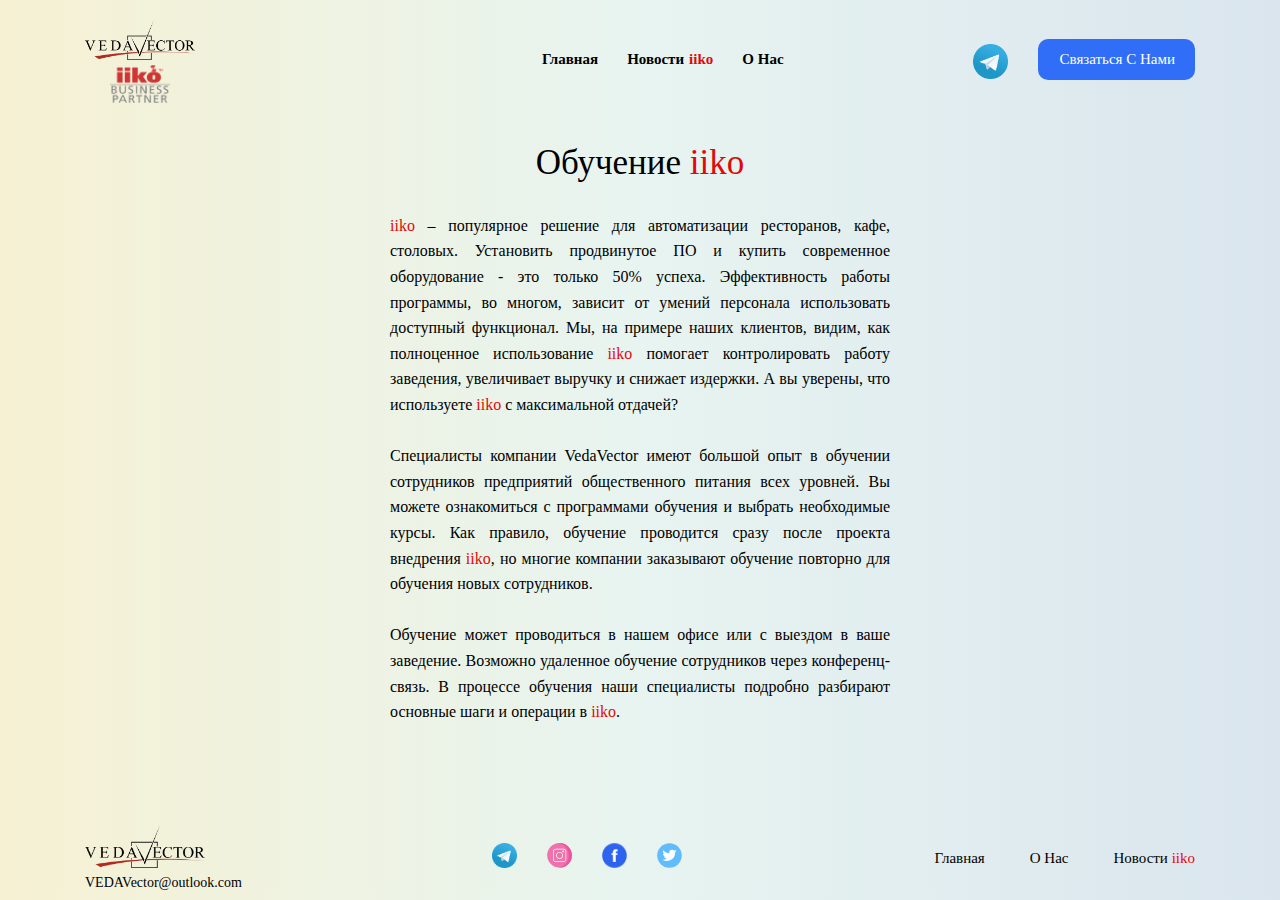
<file: education-page.html>
<!DOCTYPE html>
<html lang="en">

<head>
    <meta charset="UTF-8">
    <meta http-equiv="X-UA-Compatible" content="IE=edge">
    <meta name="viewport" content="width=device-width, initial-scale=1.0">
    <title>VedaVector</title>
    <script src="https://code.jquery.com/jquery-3.6.0.min.js"></script>
    <link rel="icon" href="images/vedavector-logo.png">
    <!-- <link href="https://cdn.jsdelivr.net/npm/bootstrap@5.0.2/dist/css/bootstrap.min.css" rel="stylesheet" integrity="sha384-EVSTQN3/azprG1Anm3QDgpJLIm9Nao0Yz1ztcQTwFspd3yD65VohhpuuCOmLASjC" crossorigin="anonymous"> -->
    <link rel="stylesheet" href="style/style.css">
</head>
<body>
    <header class="header">
        <div class="container">
            <div class="header__nav">
                <a href="" class="logo">
                    <img src="images/vedavector-logo.png" alt="">
                    <img src="images/iiko-bussines.png" alt="" class="iiko__service">
                </a>
                <input type="checkbox" id="check">
                <ul class="header__list">
                    <li><a href=" " class="header__link">Главная</a></li>
                    <li><a href="news.html" class="header__link">Новости<span>iiko</span></a></li>
                    <li><a href="about.html" class="header__link">О нас</a></li>
                    <li><a href="#" class="header__link"></a></li>
                    <li><a href="https://t.me/VedaVector" class="header__link-tg"><img src="images/telegram-logo.png" alt=""></a></li>
                    <li><a href="tel:+99899990009" class="header__link-sign">Связаться с нами</a></li>
                </ul>
                <label for="check" class="btn">
                    <span class="bars"></span>
                </label>
            </div>
        </div>
    </header>
    <main class="main">
        <div class="container">
            <h3 class="title__demo">Обучение <span>iiko</span></h3>
            <div class="demo__descr" >
                <span>iiko</span> – популярное решение для автоматизации ресторанов, кафе, столовых. Установить продвинутое ПО и
                купить современное оборудование - это только 50% успеха. Эффективность работы программы, во многом,
                зависит от умений персонала использовать доступный функционал. Мы, на примере наших клиентов, видим, как
                полноценное использование <span>iiko</span> помогает контролировать работу заведения, увеличивает выручку и снижает
                издержки. А вы уверены, что используете <span>iiko</span> с максимальной отдачей?<br />
                <br />Специалисты компании VedaVector имеют большой опыт в обучении сотрудников предприятий
                общественного
                питания всех уровней. Вы можете ознакомиться с программами обучения и выбрать необходимые курсы. Как
                правило,
                обучение проводится сразу после проекта внедрения <span>iiko</span>, но многие компании заказывают обучение повторно
                для обучения новых сотрудников.<br />
                <br />Обучение может проводиться в нашем офисе или с выездом в ваше заведение. Возможно удаленное
                обучение
                сотрудников через конференц-связь. В процессе обучения наши специалисты подробно разбирают основные шаги
                и операции в <span>iiko</span>.
            </div>
        </div>
    </main>
    <footer class="footer">
        <div class="container">
            <div class="footer__links">
                <div class="footer__navigate">
                    <a href="#" class="footer__logotype"><img src="images/vedavector-logo.png" alt=""></a>
                    <a href="mailto:info@marico.co" class="footer__email">VEDAVector@outlook.com</a>
                </div>
                <div class="footer__icons">
                    <a href="https://t.me/testbuttonsvv"><img src="images/telegram-logo.png" alt=""
                            class="icon__list"></a>
                    <a href="https://www.instagram.com/"><img src="images/Instagram_logo.svg" alt=""
                            class="icon__list"></a>
                    <a href="https://www.facebook.com/"><img src="images/facebook bg.svg" alt="" class="icon__list"></a>
                    <a href="https://twitter.com/?lang=ru"><img src="images/Twitter_logo.svg" alt="" class="icon__list"></a>
                </div>
                <div class="footer__link">
                    <ul class="footer__list">
                        <li><a href="index.html" class="footer__link-n">Главная</a></li>
                        <li><a href="about.html" class="footer__link-n">О нас</a></li>
                        <li><a href="news.html" class="footer__link-n">Новости <span>iiko</span></a></li>
                    </ul>
                </div>
            </div>
        </div>
    </footer>
    <!-- <script src="https://code.jquery.com/jquery-3.6.0.min.js"></script> -->
    <!-- <script src="https://cdn.jsdelivr.net/npm/bootstrap@5.0.2/dist/js/bootstrap.bundle.min.js" integrity="sha384-MrcW6ZMFYlzcLA8Nl+NtUVF0sA7MsXsP1UyJoMp4YLEuNSfAP+JcXn/tWtIaxVXM" crossorigin="anonymous"></script> -->
    <script src="app.js"></script>
    <script src="snowfall.js"></script>
    <!-- <script>
        $(document).ready(function () {
            $(document).snowfall({ image: "img-snow/snow4.png", minSize: 10, maxSize: 20 });
        });
    </script> -->
</body>
</file>
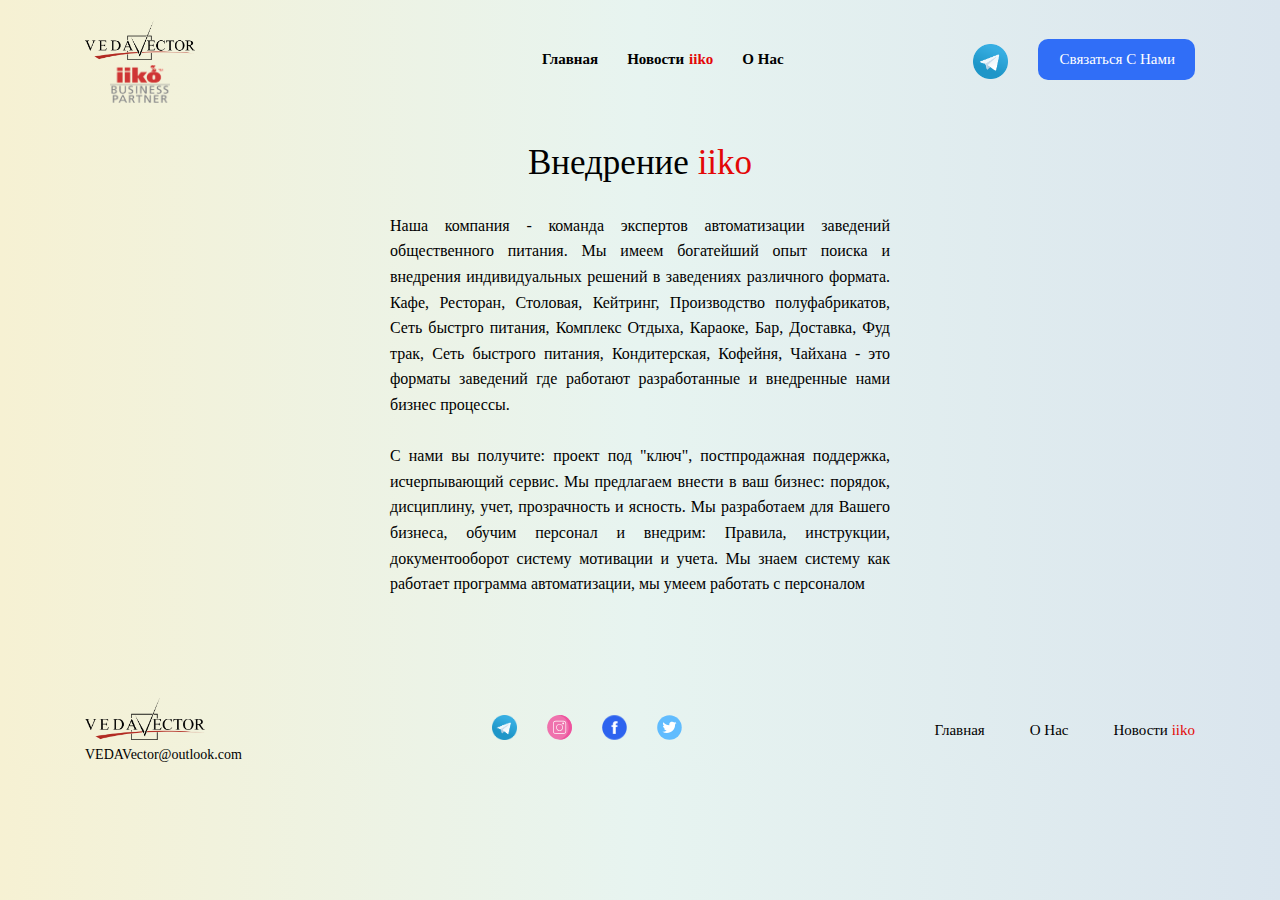
<file: Introduction-page.html>
<!DOCTYPE html>
<html lang="en">

<head>
    <meta charset="UTF-8">
    <meta http-equiv="X-UA-Compatible" content="IE=edge">
    <meta name="viewport" content="width=device-width, initial-scale=1.0">
    <title>VedaVector</title>
    <script src="https://code.jquery.com/jquery-3.6.0.min.js"></script>
    <link rel="icon" href="images/vedavector-logo.png">
    <!-- <link href="https://cdn.jsdelivr.net/npm/bootstrap@5.0.2/dist/css/bootstrap.min.css" rel="stylesheet" integrity="sha384-EVSTQN3/azprG1Anm3QDgpJLIm9Nao0Yz1ztcQTwFspd3yD65VohhpuuCOmLASjC" crossorigin="anonymous"> -->
    <link rel="stylesheet" href="style/style.css">
</head>
<body>
    <header class="header">
        <div class="container">
            <div class="header__nav">
                <a href="" class="logo">
                    <img src="images/vedavector-logo.png" alt="">
                    <img src="images/iiko-bussines.png" alt="" class="iiko__service">
                </a>
                <input type="checkbox" id="check">
                <ul class="header__list">
                    <li><a href="index.html" class="header__link">Главная</a></li>
                    <li><a href="news.html" class="header__link">Новости<span>iiko</span></a></li>
                    <li><a href="about.html" class="header__link">О нас</a></li>
                    <li><a href="#" class="header__link"></a></li>
                    <li><a href="https://t.me/VedaVector" class="header__link-tg"><img src="images/telegram-logo.png" alt=""></a></li>
                    <li><a href="tel:+99899990009" class="header__link-sign">Связаться с нами</a></li>
                </ul>
                <label for="check" class="btn">
                    <span class="bars"></span>
                </label>
            </div>
        </div>
    </header>
    <main class="main">
        <div class="container">
            <h3 class="title__demo">Внедрение <span>iiko</span></h3>
            <div class="demo__descr" >
                Наша компания - команда экспертов автоматизации заведений общественного питания.
                Мы имеем богатейший опыт поиска и внедрения индивидуальных решений в заведениях различного формата.
                Кафе, Ресторан, Столовая, Кейтринг, Производство полуфабрикатов, Сеть быстрго питания, Комплекс Отдыха,
                Караоке, Бар, Доставка, Фуд трак, Сеть быстрого питания, Кондитерская, Кофейня, Чайхана - это форматы
                заведений где работают разработанные и внедренные нами бизнес процессы.<br />
                <br />С нами вы получите: проект под "ключ", постпродажная поддержка, исчерпывающий сервис.
                Мы предлагаем внести в ваш бизнес: порядок, дисциплину, учет, прозрачность и ясность.
                Мы разработаем для Вашего бизнеса, обучим персонал и внедрим: Правила, инструкции, документооборот
                систему мотивации и учета.
                Мы знаем систему как работает программа автоматизации, мы умеем работать с персоналом
            </div>
        </div>
    </main>
    <footer class="footer">
        <div class="container">
            <div class="footer__links">
                <div class="footer__navigate">
                    <a href="#" class="footer__logotype"><img src="images/vedavector-logo.png" alt=""></a>
                    <a href="mailto:info@marico.co" class="footer__email">VEDAVector@outlook.com</a>
                </div>
                <div class="footer__icons">
                    <a href="https://t.me/testbuttonsvv"><img src="images/telegram-logo.png" alt=""
                            class="icon__list"></a>
                    <a href="https://www.instagram.com/"><img src="images/Instagram_logo.svg" alt=""
                            class="icon__list"></a>
                    <a href="https://www.facebook.com/"><img src="images/facebook bg.svg" alt="" class="icon__list"></a>
                    <a href="https://twitter.com/?lang=ru"><img src="images/Twitter_logo.svg" alt="" class="icon__list"></a>
                </div>
                <div class="footer__link">
                    <ul class="footer__list">
                        <li><a href="index.html" class="footer__link-n">Главная</a></li>
                        <li><a href="about.html" class="footer__link-n">О нас</a></li>
                        <li><a href="news.html" class="footer__link-n">Новости <span>iiko</span></a></li>
                    </ul>
                </div>
            </div>
        </div>
    </footer>
    <!-- <script src="https://code.jquery.com/jquery-3.6.0.min.js"></script> -->
    <!-- <script src="https://cdn.jsdelivr.net/npm/bootstrap@5.0.2/dist/js/bootstrap.bundle.min.js" integrity="sha384-MrcW6ZMFYlzcLA8Nl+NtUVF0sA7MsXsP1UyJoMp4YLEuNSfAP+JcXn/tWtIaxVXM" crossorigin="anonymous"></script> -->
    <script src="app.js"></script>
    <script src="snowfall.js"></script>
    <!-- <script>
        $(document).ready(function () {
            $(document).snowfall({ image: "img-snow/snow4.png", minSize: 10, maxSize: 20 });
        });
    </script> -->
</body>
</file>
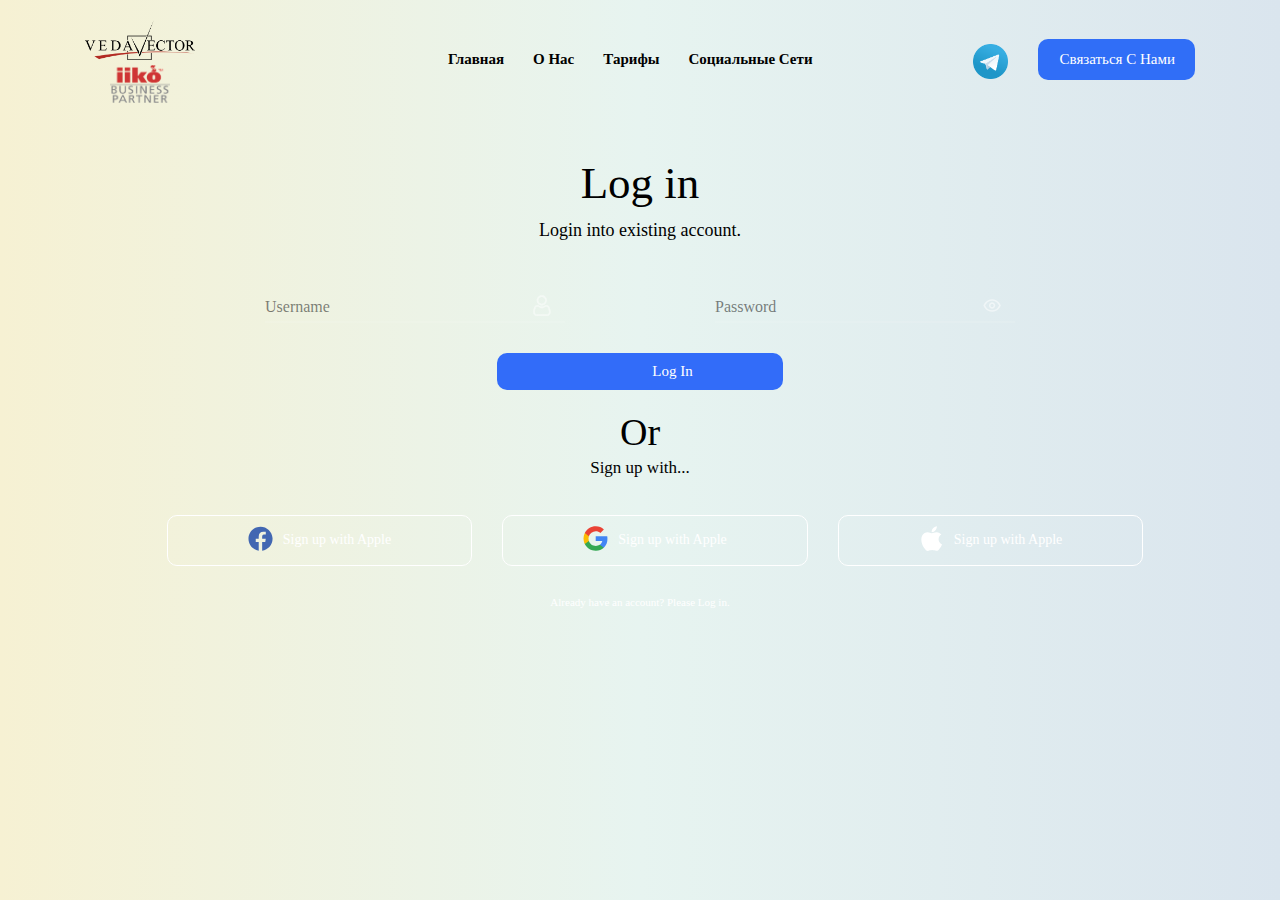
<file: login.html>
<!DOCTYPE html>
<html lang="en">
<head>
    <meta charset="UTF-8">
    <meta http-equiv="X-UA-Compatible" content="IE=edge">
    <meta name="viewport" content="width=device-width, initial-scale=1.0">
    <title>VedaVector</title>
    <link rel="icon" href="images/logo.svg">
    <link rel="stylesheet" href="style/style.css">
</head>
<body>
    <header class="header">
        <div class="container">
            <div class="header__nav">
                <a href="index.html" class="logo">
                    <img src="images/vedavector-logo.png" alt="">
                    <img src="images/iiko-bussines.png" alt="" class="iiko__service">
                </a>
                <input type="checkbox" id="check">
                <ul class="header__list">
                    <li><a href="index.html" class="header__link">Главная</a></li>
                    <li><a href="about.html" class="header__link">О нас</a></li>
                    <li><a href="pricing.html" class="header__link">Тарифы</a></li>
                    <li><a href="blog.html" class="header__link">Социальные сети</a></li>

                    <li><a href="https://t.me/testbuttonsvv" class="header__link-tg"><img src="images/telegram-logo.png" alt=""></a></li>
                    <li><a href="tel:+99899990009" class="header__link-sign">Связаться с нами</a></li>
                    <!-- <li><a href="login.html" class="header__link-login">Login</a></li>
                    <li><a href="sign.html" class="header__link-sign">Sign Up</a></li> -->
                </ul>
                <label for="check" class="btn">
                    <span class="bars"></span>
                </label>
            </div>
        </div>
    </header>
    <main class="main">
        <div class="container">
            <div class="sign__content">
                <h3 class="login__title our__title">Log in</h3>
                <p class="login__descr our__descr">Login into existing account.</p>
            </div>
        <div class="sign__group">
            <div class="sign__list">
                <input type="text" placeholder="Username"  class="input__transparent">
                <img src="images/User.svg" alt="" class="user__icon">
                <div class="border__line"></div>
            </div>
            <div class="sign__list-1">
                <input type="Password" placeholder="Password"  class="input__transparent">
                <img src="images/Eye.svg" alt="" class="user__icon">
                <div class="border__line"></div>
            </div>
            <a href="#" class="login__button sign__button">Log In</a>
        </div>
        <div class="sign__with sign__content">
            <h3 class="sign__or our__title">Or</h3>
            <p class="sign__with-descr our__descr">Sign up with...</p>
        </div>
        <div class="sign__links">
            <div class="triple__link">
                <a href="#"><img src="images/Facebook-sign.svg" alt="" class="links__img"></a>
                <a href="#"><p class="facebook__descr">Sign up with Apple</p></a>     
            </div>
            <div class="triple__link">
                <a href="#"><img src="images/G_logo-sign.svg" alt="" class="links__img"></a>
                <a href="#"><p class="facebook__descr">Sign up with Apple</p></a>    
            </div>
            <div class="triple__link">
                <a href="#"><img src="images/Apple_logo-sign.svg" alt="" class="links__img"></a>
                <a href="#"><p class="facebook__descr">Sign up with Apple</p></a>    
            </div>
        </div>
        <p class="account__descr">Already have an account? Please Log in.</p>
        </div>
    </main>
</file>
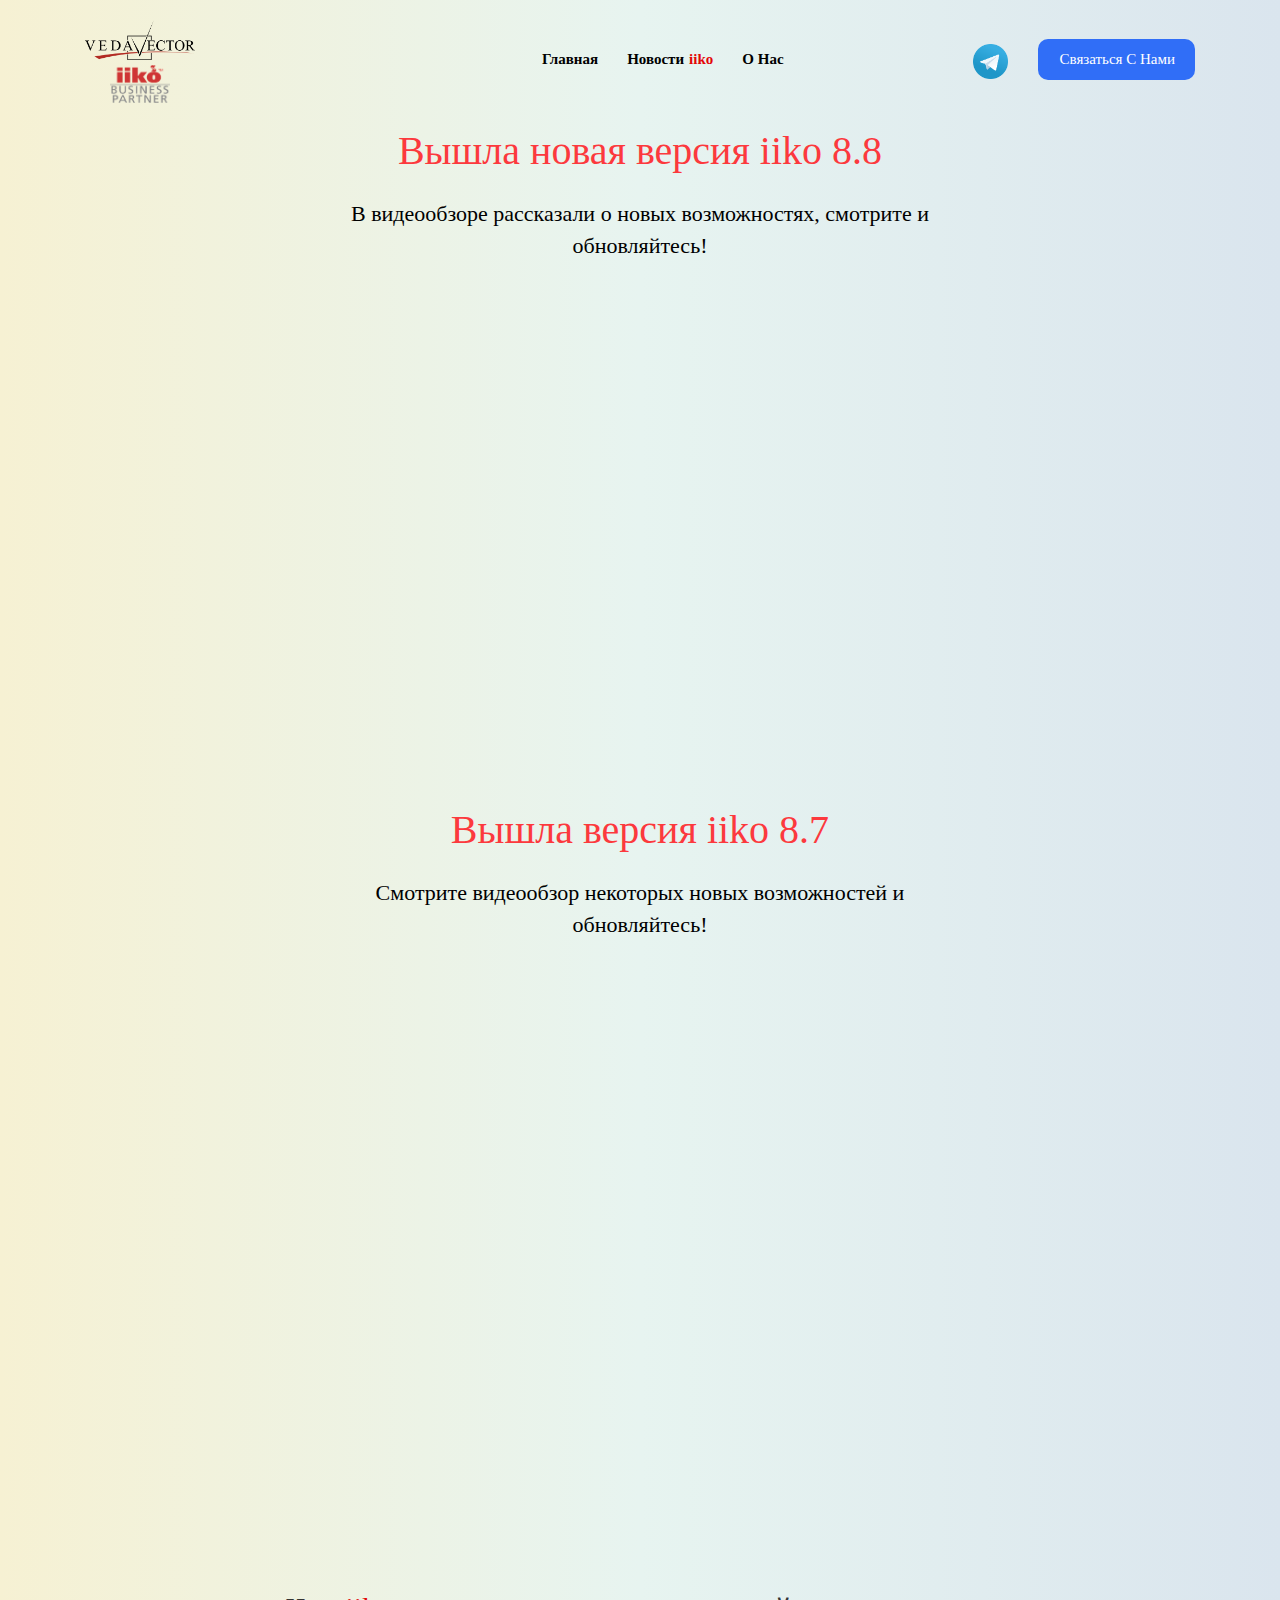
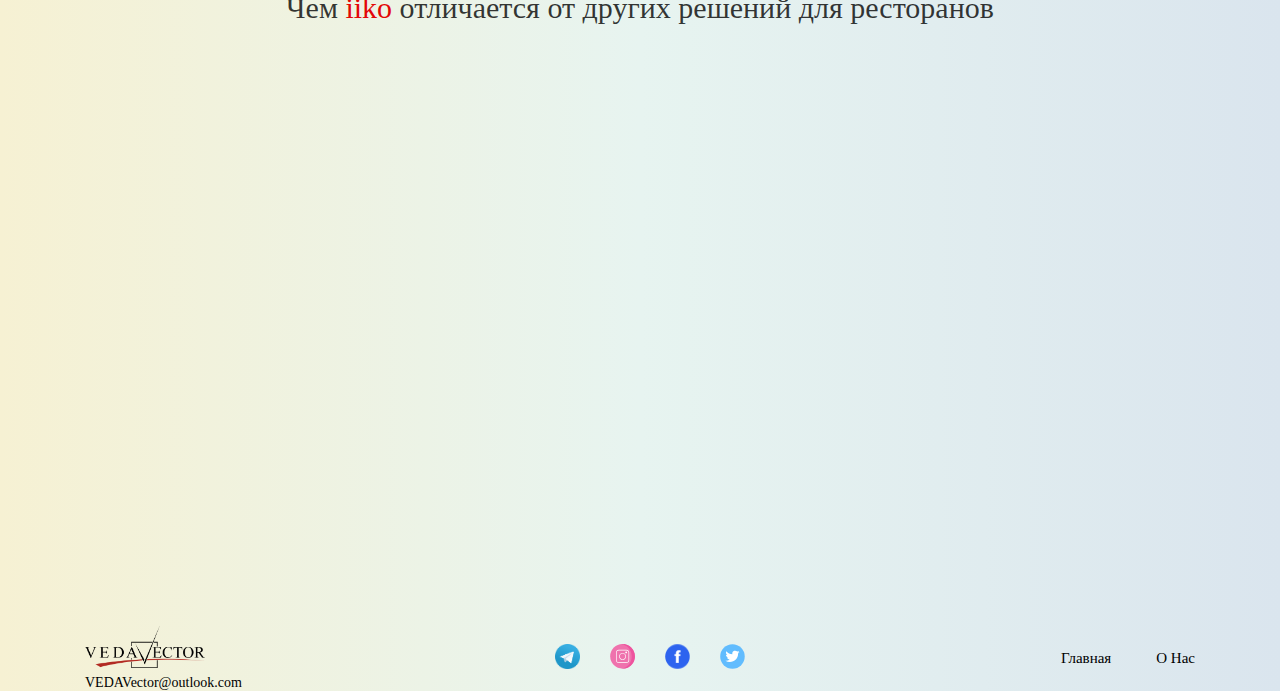
<file: news.html>
<!DOCTYPE html>
<html lang="en">

<head>
    <meta charset="UTF-8">
    <meta http-equiv="X-UA-Compatible" content="IE=edge">
    <meta name="viewport" content="width=device-width, initial-scale=1.0">
    <title>VedaVector</title>
    <script src="https://code.jquery.com/jquery-3.6.0.min.js"></script>
    <link rel="icon" href="images/vedavector-logo.png">
    <!-- <link href="https://cdn.jsdelivr.net/npm/bootstrap@5.0.2/dist/css/bootstrap.min.css" rel="stylesheet" integrity="sha384-EVSTQN3/azprG1Anm3QDgpJLIm9Nao0Yz1ztcQTwFspd3yD65VohhpuuCOmLASjC" crossorigin="anonymous"> -->
    <link rel="stylesheet" href="style/style.css">
</head>

<body>
    <header class="header">
        <div class="container">
            <div class="header__nav">
                <a href="index.html" class="logo">
                    <img src="images/vedavector-logo.png" alt="">
                    <img src="images/iiko-bussines.png" alt="" class="iiko__service">
                </a>
                <input type="checkbox" id="check">
                <ul class="header__list">
                    <li><a href="index.html" class="header__link">Главная</a></li>
                    <li><a href="news.html" class="header__link">Новости<span>iiko</span></a></li>
                    <li><a href="about.html" class="header__link">О нас</a></li>
                    <li><a href="#" class="header__link"></a></li>
                    <li><a href="https://t.me/testbuttonsvv" class="header__link-tg"><img src="images/telegram-logo.png" alt=""></a></li>
                    <li><a href="tel:+99899990009" class="header__link-sign">Связаться с нами</a></li>
                    <!-- <li><a href="login.html" class="header__link-login">Login</a></li>
                    <li><a href="sign.html" class="header__link-sign">Sign Up</a></li> -->
                </ul>
                <label for="check" class="btn">
                    <span class="bars"></span>
                </label>
            </div>
        </div>
    </header>
    <main>
        <div class="container">
            <div class="news__version">
                <h3 class="news__title">Вышла новая версия iiko 8.8</h3>
                <p class="news__descr">В видеообзоре рассказали о новых возможностях, смотрите и обновляйтесь!</p>
                <iframe width="780" height="450" src="https://www.youtube.com/embed/xbCX0wpZfLY" 
                title="Новые возможности версии iiko 8.8" frameborder="0"
                allow="accelerometer; autoplay; clipboard-write; encrypted-media; gyroscope; picture-in-picture; web-share"
                allowfullscreen>
                </iframe>
                <h3 class="news__title">Вышла версия iiko 8.7</h3>
                <p class="news__descr">Смотрите видеообзор некоторых новых возможностей и обновляйтесь!</p>
                <iframe width="780" height="450" src="https://www.youtube.com/embed/-RzNTlnjbVw" 
                title="Новые возможности версии iiko 8.7" frameborder="0"
                allow="accelerometer; autoplay; clipboard-write; encrypted-media; gyroscope; picture-in-picture; web-share"
                allowfullscreen>
                </iframe>

                <h3 class="news__title-iiko">Чем <span>iiko</span> отличается от других решений для ресторанов</h3>
                <iframe width="780" height="450" src="https://www.youtube.com/embed/e-whsotiZaE" 
                title="Чем iiko отличается от других решений для ресторанов" frameborder="0"
                allow="accelerometer; autoplay; clipboard-write; encrypted-media; gyroscope; picture-in-picture; web-share"
                allowfullscreen>
                </iframe>
            </div>
        </div>
        <!-- -----------новости ------ -->
        <div class="cont">
            <div class="slider"></div>
            <ul class="nav">
        </div>
        <div data-target='right' class="side-nav side-nav--right"></div>
        <div data-target='left' class="side-nav side-nav--left"></div>
        </div>
    </main>
    <footer class="footer">
        <div class="container">
            <div class="footer__links">
                <div class="footer__navigate">
                    <a href="#" class="footer__logotype"><img src="images/vedavector-logo.png" alt=""></a>
                    <a href="mailto:info@marico.co" class="footer__email">VEDAVector@outlook.com</a>
                </div>
                <div class="footer__icons">
                    <a href="https://t.me/testbuttonsvv"><img src="images/telegram-logo.png" alt=""
                            class="icon__list"></a>
                    <a href="https://www.instagram.com/"><img src="images/Instagram_logo.svg" alt=""
                            class="icon__list"></a>
                    <a href="https://www.facebook.com/"><img src="images/facebook bg.svg" alt="" class="icon__list"></a>
                    <a href="https://twitter.com/?lang=ru"><img src="images/Twitter_logo.svg" alt=""
                            class="icon__list"></a>
                </div>
                <div class="footer__link">
                    <ul class="footer__list">
                        <li><a href="index.html" class="footer__link-n">Главная</a></li>
                        <li><a href="about.html" class="footer__link-n">О нас</a></li>
                        <!-- <li><a href="news.html" class="footer__link-n">Новости iiko</a></li> -->
                        <!-- <li><a href="sign.html" class="footer__link-n">Sign in</a></li> -->
                    </ul>
                </div>
            </div>
        </div>
    </footer>

</body>

</html>
</file>
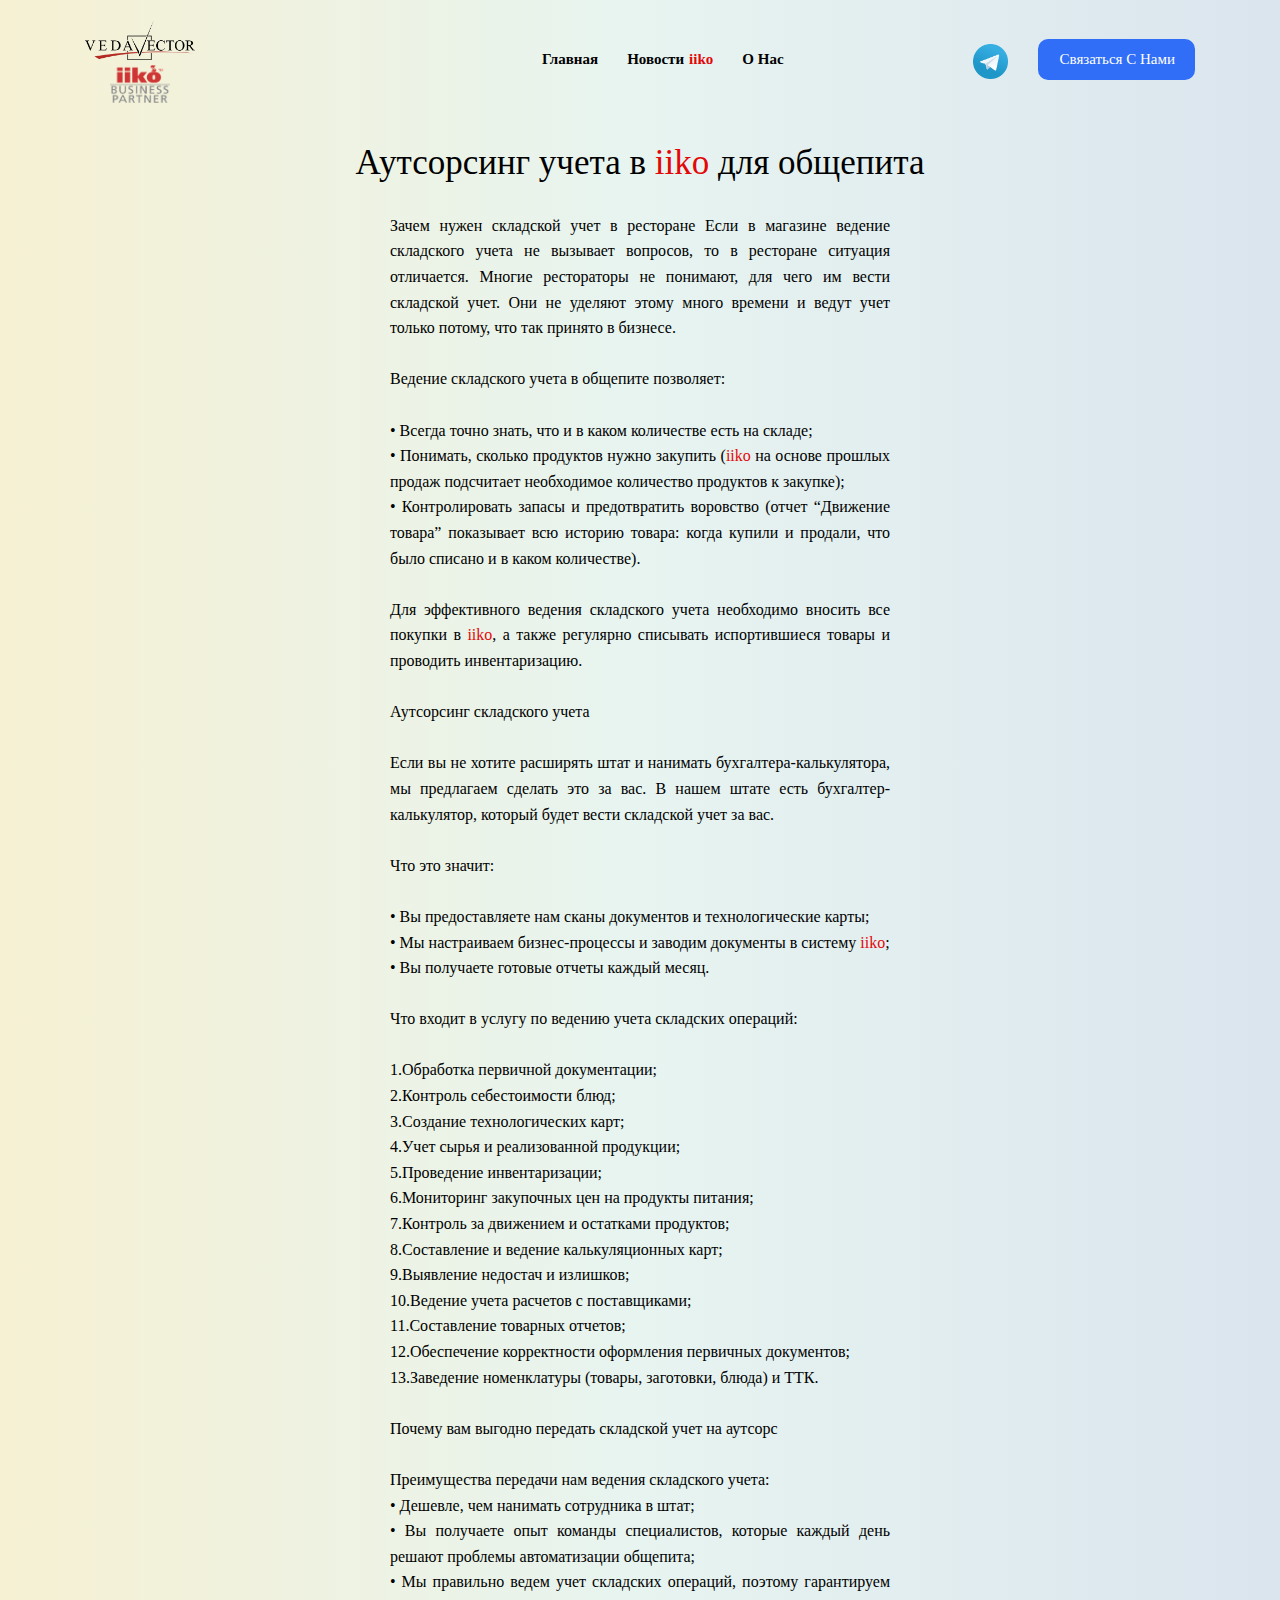
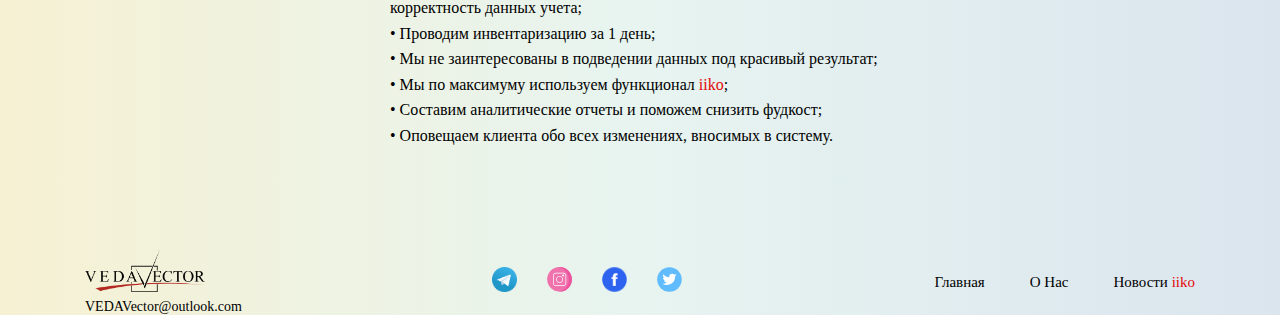
<file: Outsourcing-page.html>
<!DOCTYPE html>
<html lang="en">

<head>
    <meta charset="UTF-8">
    <meta http-equiv="X-UA-Compatible" content="IE=edge">
    <meta name="viewport" content="width=device-width, initial-scale=1.0">
    <title>VedaVector</title>
    <script src="https://code.jquery.com/jquery-3.6.0.min.js"></script>
    <link rel="icon" href="images/vedavector-logo.png">
    <!-- <link href="https://cdn.jsdelivr.net/npm/bootstrap@5.0.2/dist/css/bootstrap.min.css" rel="stylesheet" integrity="sha384-EVSTQN3/azprG1Anm3QDgpJLIm9Nao0Yz1ztcQTwFspd3yD65VohhpuuCOmLASjC" crossorigin="anonymous"> -->
    <link rel="stylesheet" href="style/style.css">
</head>
<body>
    <header class="header">
        <div class="container">
            <div class="header__nav">
                <a href="" class="logo">
                    <img src="images/vedavector-logo.png" alt="">
                    <img src="images/iiko-bussines.png" alt="" class="iiko__service">
                </a>
                <input type="checkbox" id="check">
                <ul class="header__list">
                    <li><a href="index.html" class="header__link">Главная</a></li>
                    <li><a href="news.html" class="header__link">Новости<span>iiko</span></a></li>
                    <li><a href="about.html" class="header__link">О нас</a></li>
                    <li><a href="#" class="header__link"></a></li>
                    <li><a href="https://t.me/VedaVector" class="header__link-tg"><img src="images/telegram-logo.png" alt=""></a></li>
                    <li><a href="tel:+99899990009" class="header__link-sign">Связаться с нами</a></li>
                </ul>
                <label for="check" class="btn">
                    <span class="bars"></span>
                </label>
            </div>
        </div>
    </header>
    <main class="main">
        <div class="container">
            <h3 class="title__demo">Аутсорсинг учета в <span>iiko</span> для общепита</h3>
            <div class="demo__descr" >
                Зачем нужен складской учет в ресторане
                Если в магазине ведение складского учета не вызывает вопросов, то в ресторане ситуация отличается.
                Многие рестораторы не понимают, для чего им вести складской учет. Они не уделяют этому много времени и
                ведут учет только потому, что так принято в бизнесе.<br />

                <br />Ведение складского учета в общепите позволяет:<br />

                <br />• Всегда точно знать, что и в каком количестве есть на складе;<br />
                • Понимать, сколько продуктов нужно закупить (<span>iiko</span> на основе прошлых продаж подсчитает необходимое
                количество продуктов к закупке);<br />
                • Контролировать запасы и предотвратить воровство (отчет “Движение товара” показывает всю историю товара:
                когда купили и продали, что было списано и в каком количестве).<br />
                <br /> Для эффективного ведения складского учета необходимо вносить все покупки в <span>iiko</span>, а также
                регулярно списывать испортившиеся товары и проводить инвентаризацию.<br />
                <br />Аутсорсинг складского учета<br />
                <br />Если вы не хотите расширять штат и нанимать бухгалтера-калькулятора, мы предлагаем сделать это за
                вас. В нашем штате есть бухгалтер-калькулятор, который будет вести складской учет за вас.<br />

                <br /> Что это значит:<br />
                <br />• Вы предоставляете нам сканы документов и технологические карты;<br />
                • Мы настраиваем бизнес-процессы и заводим документы в систему <span>iiko</span>;<br />
                • Вы получаете готовые отчеты каждый месяц.<br />

                <br />Что входит в услугу по ведению учета складских операций:<br />

                <br />1.Обработка первичной документации;<br />
                2.Контроль себестоимости блюд;<br />
                3.Создание технологических карт;<br />
                4.Учет сырья и реализованной продукции;<br />
                5.Проведение инвентаризации;<br />
                6.Мониторинг закупочных цен на продукты питания;<br />
                7.Контроль за движением и остатками продуктов;<br />
                8.Составление и ведение калькуляционных карт;<br />
                9.Выявление недостач и излишков;<br />
                10.Ведение учета расчетов с поставщиками;<br />
                11.Составление товарных отчетов;<br />
                12.Обеспечение корректности оформления первичных документов;<br />
                13.Заведение номенклатуры (товары, заготовки, блюда) и ТТК.<br />

                <br />Почему вам выгодно передать складской учет на аутсорс<br />

                <br />Преимущества передачи нам ведения складского учета:<br />
                • Дешевле, чем нанимать сотрудника в штат;<br />
                • Вы  получаете опыт команды специалистов, которые каждый день решают проблемы автоматизации
                общепита;<br />
                • Мы правильно ведем учет складских операций, поэтому гарантируем корректность данных учета;<br />
                • Проводим инвентаризацию за 1 день;<br />
                • Мы не заинтересованы в подведении данных под красивый результат;<br />
                • Мы по максимуму используем функционал <span>iiko</span>;<br />
                • Составим аналитические отчеты и поможем снизить фудкост;<br />
                • Оповещаем клиента обо всех изменениях, вносимых в систему.<br />
            </div>
        </div>
    </main>
    <footer class="footer">
        <div class="container">
            <div class="footer__links">
                <div class="footer__navigate">
                    <a href="#" class="footer__logotype"><img src="images/vedavector-logo.png" alt=""></a>
                    <a href="mailto:info@marico.co" class="footer__email">VEDAVector@outlook.com</a>
                </div>
                <div class="footer__icons">
                    <a href="https://t.me/testbuttonsvv"><img src="images/telegram-logo.png" alt=""
                            class="icon__list"></a>
                    <a href="https://www.instagram.com/"><img src="images/Instagram_logo.svg" alt=""
                            class="icon__list"></a>
                    <a href="https://www.facebook.com/"><img src="images/facebook bg.svg" alt="" class="icon__list"></a>
                    <a href="https://twitter.com/?lang=ru"><img src="images/Twitter_logo.svg" alt="" class="icon__list"></a>
                </div>
                <div class="footer__link">
                    <ul class="footer__list">
                        <li><a href="index.html" class="footer__link-n">Главная</a></li>
                        <li><a href="about.html" class="footer__link-n">О нас</a></li>
                        <li><a href="news.html" class="footer__link-n">Новости <span>iiko</span></a></li>
                    </ul>
                </div>
            </div>
        </div>
    </footer>
    <!-- <script src="https://code.jquery.com/jquery-3.6.0.min.js"></script> -->
    <!-- <script src="https://cdn.jsdelivr.net/npm/bootstrap@5.0.2/dist/js/bootstrap.bundle.min.js" integrity="sha384-MrcW6ZMFYlzcLA8Nl+NtUVF0sA7MsXsP1UyJoMp4YLEuNSfAP+JcXn/tWtIaxVXM" crossorigin="anonymous"></script> -->
    <script src="app.js"></script>
    <script src="snowfall.js"></script>
    <!-- <script>
        $(document).ready(function () {
            $(document).snowfall({ image: "img-snow/snow4.png", minSize: 10, maxSize: 20 });
        });
    </script> -->
</body>
</file>
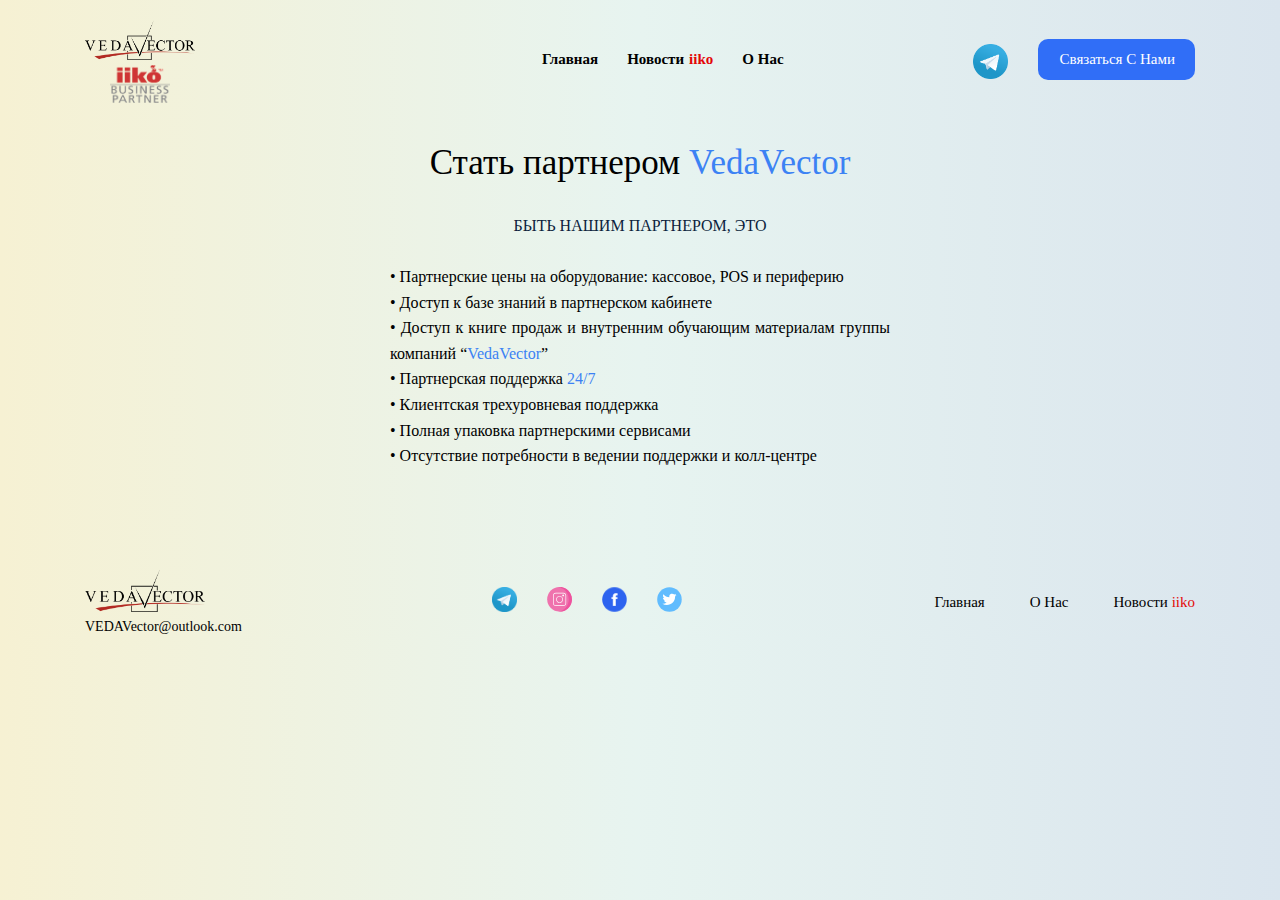
<file: partner-page.html>
<!DOCTYPE html>
<html lang="en">

<head>
    <meta charset="UTF-8">
    <meta http-equiv="X-UA-Compatible" content="IE=edge">
    <meta name="viewport" content="width=device-width, initial-scale=1.0">
    <title>VedaVector</title>
    <script src="https://code.jquery.com/jquery-3.6.0.min.js"></script>
    <link rel="icon" href="images/vedavector-logo.png">
    <!-- <link href="https://cdn.jsdelivr.net/npm/bootstrap@5.0.2/dist/css/bootstrap.min.css" rel="stylesheet" integrity="sha384-EVSTQN3/azprG1Anm3QDgpJLIm9Nao0Yz1ztcQTwFspd3yD65VohhpuuCOmLASjC" crossorigin="anonymous"> -->
    <link rel="stylesheet" href="style/style.css">
</head>
<body>
    <header class="header">
        <div class="container">
            <div class="header__nav">
                <a href="" class="logo">
                    <img src="images/vedavector-logo.png" alt="">
                    <img src="images/iiko-bussines.png" alt="" class="iiko__service">
                </a>
                <input type="checkbox" id="check">
                <ul class="header__list">
                    <li><a href="index.html" class="header__link">Главная</a></li>
                    <li><a href="news.html" class="header__link">Новости<span>iiko</span></a></li>
                    <li><a href="about.html" class="header__link">О нас</a></li>
                    <li><a href="#" class="header__link"></a></li>
                    <li><a href="https://t.me/VedaVector" class="header__link-tg"><img src="images/telegram-logo.png" alt=""></a></li>
                    <li><a href="tel:+99899990009" class="header__link-sign">Связаться с нами</a></li>
                </ul>
                <label for="check" class="btn">
                    <span class="bars"></span>
                </label>
            </div>
        </div>
    </header>
    <main class="main">
        <div class="container">
            <h3 class="title__demo vedavector__color">Стать партнером <span>VedaVector</span></h3>
            <div class="demo__descr">

                <span class="vedavector__partner">БЫТЬ НАШИМ ПАРТНЕРОМ, ЭТО</span>

                <br />• Партнерские цены на оборудование: кассовое, POS и периферию<br />
                • Доступ к базе знаний в партнерском кабинете<br />
                • Доступ к книге продаж и внутренним обучающим материалам группы компаний “<span class="vedavector__color-1">VedaVector</span>”<br />
                • Партнерская поддержка <span class="vedavector__color-1">24/7</span><br />
                • Клиентская трехуровневая поддержка<br />
                • Полная упаковка партнерскими сервисами<br />
                • Отсутствие потребности в ведении поддержки и колл-центре<br />
            </div>
        </div>
    </main>
    <footer class="footer">
        <div class="container">
            <div class="footer__links">
                <div class="footer__navigate">
                    <a href="#" class="footer__logotype"><img src="images/vedavector-logo.png" alt=""></a>
                    <a href="mailto:info@marico.co" class="footer__email">VEDAVector@outlook.com</a>
                </div>
                <div class="footer__icons">
                    <a href="https://t.me/testbuttonsvv"><img src="images/telegram-logo.png" alt=""
                            class="icon__list"></a>
                    <a href="https://www.instagram.com/"><img src="images/Instagram_logo.svg" alt=""
                            class="icon__list"></a>
                    <a href="https://www.facebook.com/"><img src="images/facebook bg.svg" alt="" class="icon__list"></a>
                    <a href="https://twitter.com/?lang=ru"><img src="images/Twitter_logo.svg" alt="" class="icon__list"></a>
                </div>
                <div class="footer__link">
                    <ul class="footer__list">
                        <li><a href="index.html" class="footer__link-n">Главная</a></li>
                        <li><a href="about.html" class="footer__link-n">О нас</a></li>
                        <li><a href="news.html" class="footer__link-n">Новости <span>iiko</span></a></li>
                    </ul>
                </div>
            </div>
        </div>
    </footer>
    <!-- <script src="https://code.jquery.com/jquery-3.6.0.min.js"></script> -->
    <!-- <script src="https://cdn.jsdelivr.net/npm/bootstrap@5.0.2/dist/js/bootstrap.bundle.min.js" integrity="sha384-MrcW6ZMFYlzcLA8Nl+NtUVF0sA7MsXsP1UyJoMp4YLEuNSfAP+JcXn/tWtIaxVXM" crossorigin="anonymous"></script> -->
    <script src="app.js"></script>
    <script src="snowfall.js"></script>
    <!-- <script>
        $(document).ready(function () {
            $(document).snowfall({ image: "img-snow/snow4.png", minSize: 10, maxSize: 20 });
        });
    </script> -->
</body>
</file>
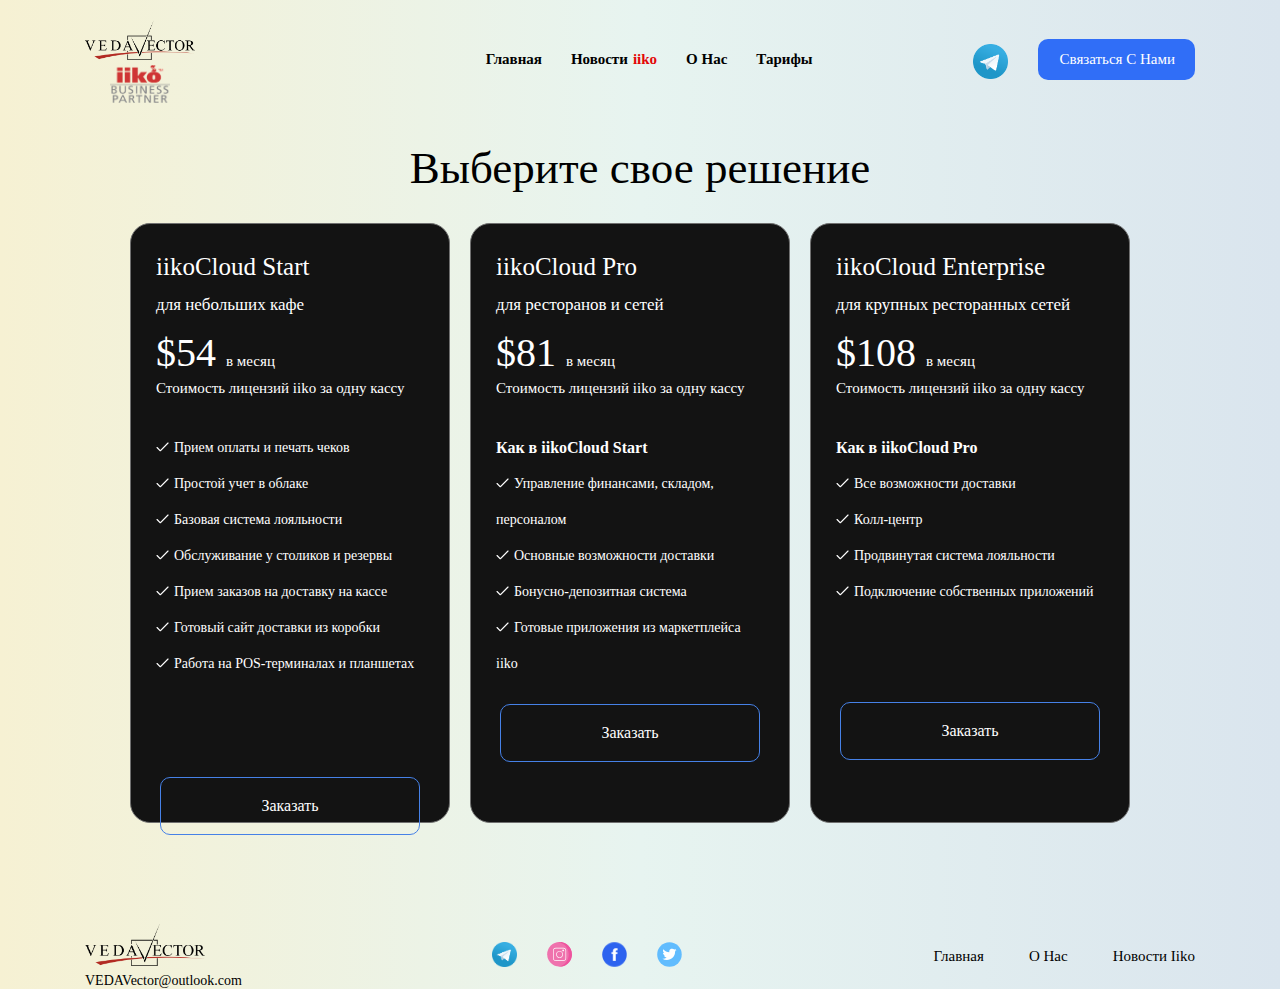
<file: pricing.html>
<!DOCTYPE html>
<html lang="en">

<head>
    <meta charset="UTF-8">
    <meta http-equiv="X-UA-Compatible" content="IE=edge">
    <meta name="viewport" content="width=device-width, initial-scale=1.0">
    <title>VedaVector</title>
    <link rel="icon" href="images/logo.svg">
    <link rel="stylesheet" href="style/style.css">
</head>

<body>
    <header class="header">
        <div class="container">
            <div class="header__nav">
                <a href="index.html" class="logo">
                    <img src="images/vedavector-logo.png" alt="">
                    <img src="images/iiko-bussines.png" alt="" class="iiko__service">
                </a>
                <input type="checkbox" id="check">
                <ul class="header__list">
                    <li><a href="index.html" class="header__link">Главная</a></li>
                    <li><a href="news.html" class="header__link">Новости<span>iiko</span></a></li>
                    <li><a href="about.html" class="header__link">О нас</a></li>
                    <li><a href="pricing.html" class="header__link">Тарифы</a></li>
                    <li><a href="https://t.me/testbuttonsvv" class="header__link-tg"><img src="images/telegram-logo.png" alt=""></a></li>
                    <li><a href="tel:+99899990009" class="header__link-sign">Связаться с нами</a></li>
                    <!-- <li><a href="login.html" class="header__link-login">Login</a></li>
                    <li><a href="sign.html" class="header__link-sign">Sign Up</a></li> -->
                </ul>
                <label for="check" class="btn">
                    <span class="bars"></span>
                </label>
            </div>
        </div>
    </header>
    <main class="main">
        <div class="container">
            <h3 class="pricing__title">Выберите свое решение</h3>
            <div class="pricing__group">
                <div class="pricing__list">
                    <h3 class="list__title">iikoCloud Start</h3>
                    <p class="list__descr">для небольших кафе</p>
                    <p class="list__free list__dollar">$54 <span>в месяц <br>Стоимость лицензий iiko за одну
                            кассу</span></p>
                    <p class="list__updating"><img src="images/Check.svg" alt="">Прием оплаты и печать чеков</p>
                    <p class="list__updating"><img src="images/Check.svg" alt="">Простой учет в облаке</p>
                    <p class="list__updating"><img src="images/Check.svg" alt="">Базовая система лояльности</p>
                    <p class="list__updating"><img src="images/Check.svg" alt="">Обслуживание у столиков и резервы</p>
                    <p class="list__updating"><img src="images/Check.svg" alt="">Прием заказов на доставку на кассе</p>
                    <p class="list__updating"><img src="images/Check.svg" alt="">Готовый сайт доставки из коробки</p>
                    <p class="list__updating-mar1"><img src="images/Check.svg" alt="">Работа на POS-терминалах и
                        планшетах</p>
                    <div class="button__center">
                        <a href="#win1" class="list__button">Заказать</a>
                    </div>
                </div>
                <div class="pricing__list">
                    <h3 class="list__title">iikoCloud Pro</h3>
                    <p class="list__descr">для ресторанов и сетей</p>
                    <p class="list__free list__dollar">$81 <span>в месяц <br>Стоимость лицензий iiko за одну
                            кассу</span></p>
                    <p class="list__updating-title">Как в iikoCloud Start</p>
                    <p class="list__updating"><img src="images/Check.svg" alt="">Управление финансами, складом,
                        персоналом</p>
                    <p class="list__updating"><img src="images/Check.svg" alt="">Основные возможности доставки</p>
                    <p class="list__updating"><img src="images/Check.svg" alt="">Бонусно-депозитная система</p>
                    <p class="list__updating-mar2"><img src="images/Check.svg" alt="">Готовые приложения из маркетплейса
                        iiko</p>
                    <div class="button__center">
                        <a href="#win1" class="list__button">Заказать</a>
                    </div>
                </div>
                <div class="pricing__list">
                    <h3 class="list__title">iikoCloud Enterprise</h3>
                    <p class="list__descr">для крупных ресторанных сетей</p>
                    <p class="list__free list__dollar">$108 <span>в месяц <br>Стоимость лицензий iiko за одну
                            кассу</span></p>
                    <p class="list__updating-title">Как в iikoCloud Pro</p>
                    <p class="list__updating"><img src="images/Check.svg" alt="">Все возможности доставки</p>
                    <p class="list__updating"><img src="images/Check.svg" alt="">Колл-центр</p>
                    <p class="list__updating"><img src="images/Check.svg" alt="">Продвинутая система лояльности</p>
                    <p class="list__updating-mar3"><img src="images/Check.svg" alt="">Подключение собственных приложений
                    </p>
                    <div class="button__center">
                        <a href="#win1" class="list__button">Заказать</a>
                    </div>
                </div>
                <form class="form" onsubmit="sendEmailTelegram(event)">
                    <a href="#x" class="overlay" id="win1"></a>
                    <div class="popup">
                        <h3 class="popup__title">CВЯЖИТЕСЬ С НАМИ</h3>
                        <p class="popup__descr">Просто оставьте ваши контакты и наш менеджер вам перезвонит</p>
                        <div class="feedback__center">
                            <div class="sign__list pricing__feedback">
                                <input type="text" name="name" placeholder="Имя" class="input__transparent-color">
                            </div>
                            <div class="sign__list pricing__feedback">
                                <img src="images/flag-uzb.png" alt="">
                                <img src="images/down-icon.png" alt="" class="down-icon">
                                <span class="number__998">+998</span>
                                <input type="text" name="phone" placeholder="999-99-99" class="input__transparent-color">
                            </div>
                        </div>
                        <div class="check__button">
                            <input type="checkbox" class="input-check">
                            <span class="check__descr">Я согласен с политикой конфиденциальности</span>
                        </div>
                        <div class="button__poisoning">
                            <button type="submit" class="list__button-check">Отравить</button>
                        </div>
                        <div class="form__send-result"></div>
                        <a class="close" title="Закрыть" href="#close"></a>
                    </div>
    
                </form>
            </div>

        </div>
    </main>
    <footer class="footer">
        <div class="container">
            <!-- <div class="footer__get">
                    <a href="#"><img class="footer__logo" src="images/logo.svg" alt=""></a>
                    <h3 class="footer__title">Get Started Now</h3>
                    <p class="footer__descr">Setup is easy and takes under 5 minutes.</p>
                    <a href="#" class="footer__button">Get Started Now</a>
                    <div class="footer__people">
                        <img class="people__icon" src="images/Dot.svg" alt="">
                        <span class="people__thousand">1000+</span>
                        <p class="people__descr">creators have already started</p>
                    </div>
            </div> -->
            <div class="footer__links">
                <div class="footer__navigate">
                    <a href="#" class="footer__logotype"><img src="images/vedavector-logo.png" alt=""></a>
                    <a href="mailto:info@marico.co" class="footer__email">VEDAVector@outlook.com</a>
                </div>
                <div class="footer__icons">
                    <a href="https://t.me/testbuttonsvv"><img src="images/telegram-logo.png" alt=""
                            class="icon__list"></a>
                    <a href="https://www.instagram.com/"><img src="images/Instagram_logo.svg" alt=""
                            class="icon__list"></a>
                    <a href="https://www.facebook.com/"><img src="images/facebook bg.svg" alt="" class="icon__list"></a>
                    <a href="https://twitter.com/?lang=ru"><img src="images/Twitter_logo.svg" alt=""
                            class="icon__list"></a>
                </div>
                <div class="footer__link">
                    <ul class="footer__list">
                        <li><a href="index.html" class="footer__link-n">Главная</a></li>
                        <li><a href="about.html" class="footer__link-n">О нас</a></li>
                        <li><a href="news.html" class="footer__link-n">Новости iiko</a></li>
                        <!-- <li><a href="sign.html" class="footer__link-n">Sign in</a></li> -->
                    </ul>
                </div>
            </div>
        </div>
    </footer>
    <script src="app.js"></script>
</body>
</file>
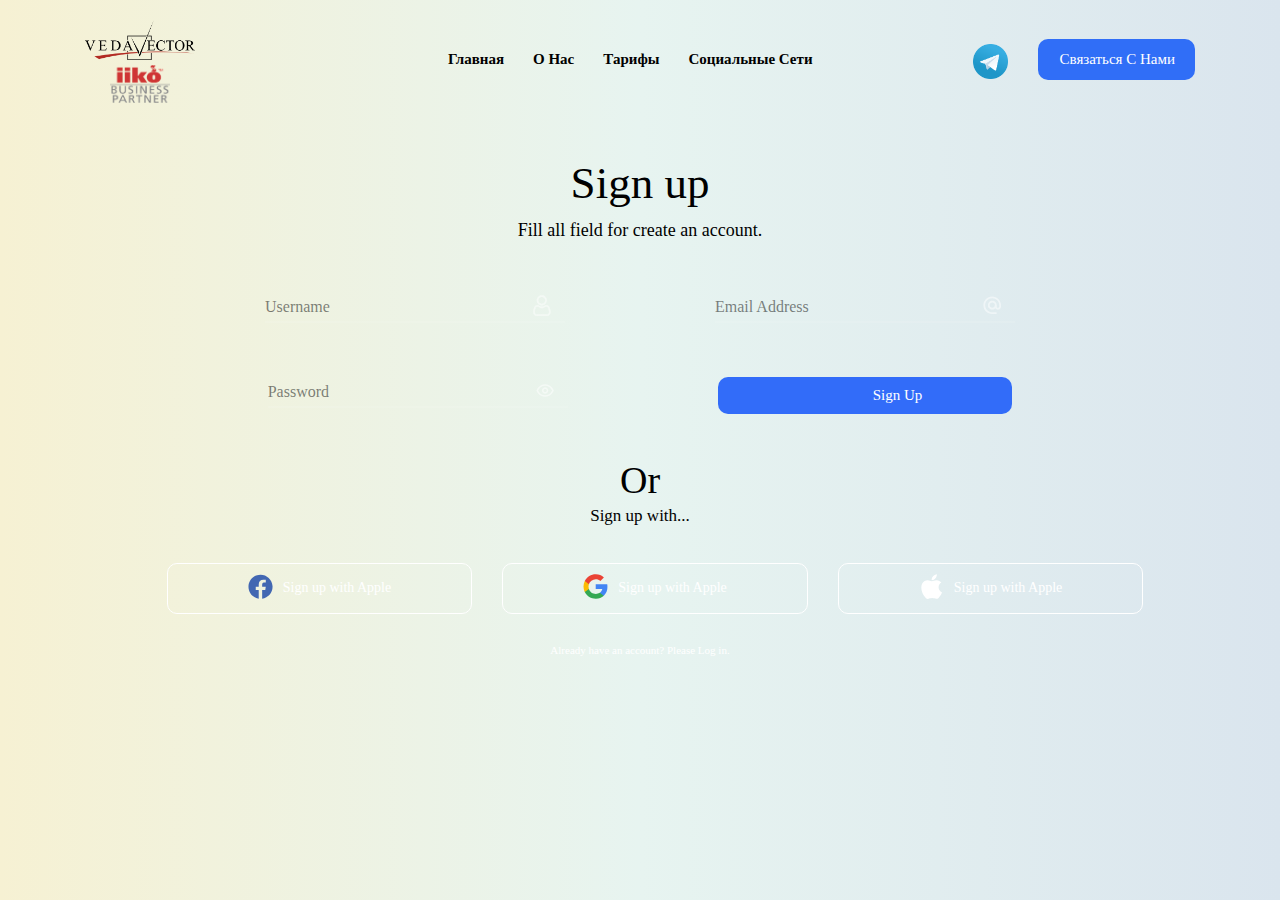
<file: sign.html>
<!DOCTYPE html>
<html lang="en">
<head>
    <meta charset="UTF-8">
    <meta http-equiv="X-UA-Compatible" content="IE=edge">
    <meta name="viewport" content="width=device-width, initial-scale=1.0">
    <title>VedaVector</title>
    <link rel="icon" href="images/logo.svg">
    <link rel="stylesheet" href="style/style.css">
</head>
<body>
    <header class="header">
        <div class="container">
            <div class="header__nav">
                <a href="index.html" class="logo">
                    <img src="images/vedavector-logo.png" alt="">
                    <img src="images/iiko-bussines.png" alt="" class="iiko__service">
                </a>
                <input type="checkbox" id="check">
                <ul class="header__list">
                    <li><a href="index.html" class="header__link">Главная</a></li>
                    <li><a href="about.html" class="header__link">О нас</a></li>
                    <li><a href="pricing.html" class="header__link">Тарифы</a></li>
                    <li><a href="blog.html" class="header__link">Социальные сети</a></li>

                    <li><a href="https://t.me/testbuttonsvv" class="header__link-tg"><img src="images/telegram-logo.png" alt=""></a></li>
                    <li><a href="tel:+99899990009" class="header__link-sign">Связаться с нами</a></li>
                    <!-- <li><a href="login.html" class="header__link-login">Login</a></li>
                    <li><a href="sign.html" class="header__link-sign">Sign Up</a></li> -->
                </ul>
                <label for="check" class="btn">
                    <span class="bars"></span>
                </label>
            </div>
        </div>
    </header>
    <main class="main">
        <div class="container">
            <div class="sign__content">
                <h3 class="sign__title our__title">Sign up</h3>
                <p class="sign__descr our__descr">Fill all field for create an account.</p>
            </div>
        <div class="sign__group">
            <div class="sign__list">
                <input type="text" placeholder="Username"  class="input__transparent">
                <img src="images/User.svg" alt="" class="user__icon">
                <div class="border__line"></div>
            </div>
            <div class="sign__list-1">
                <input type="email" placeholder="Email Address" class="input__transparent">
                <img src="images/At_sign.svg" alt="" class="user__icon">
                <div class="border__line"></div>
            </div>
            <div class="sign__list">
                <input type="Password" placeholder="Password"  class="input__transparent">
                <img src="images/Eye.svg" alt="" class="user__icon">
                <div class="border__line"></div>
            </div>
            <a href="#" class="sign__button">Sign Up</a>
        </div>
        <div class="sign__with sign__content">
            <h3 class="sign__or our__title">Or</h3>
            <p class="sign__with-descr our__descr">Sign up with...</p>
        </div>
        <div class="sign__links">
            <div class="triple__link">
                <a href="#"><img src="images/Facebook-sign.svg" alt="" class="links__img"></a>
                <a href="#"><p class="facebook__descr">Sign up with Apple</p></a>     
            </div>
            <div class="triple__link">
                <a href="#"><img src="images/G_logo-sign.svg" alt="" class="links__img"></a>
                <a href="#"><p class="facebook__descr">Sign up with Apple</p></a>    
            </div>
            <div class="triple__link">
                <a href="#"><img src="images/Apple_logo-sign.svg" alt="" class="links__img"></a>
                <a href="#"><p class="facebook__descr">Sign up with Apple</p></a>    
            </div>
        </div>
        <p class="account__descr">Already have an account? Please Log in.</p>
        </div>
    </main>
</file>
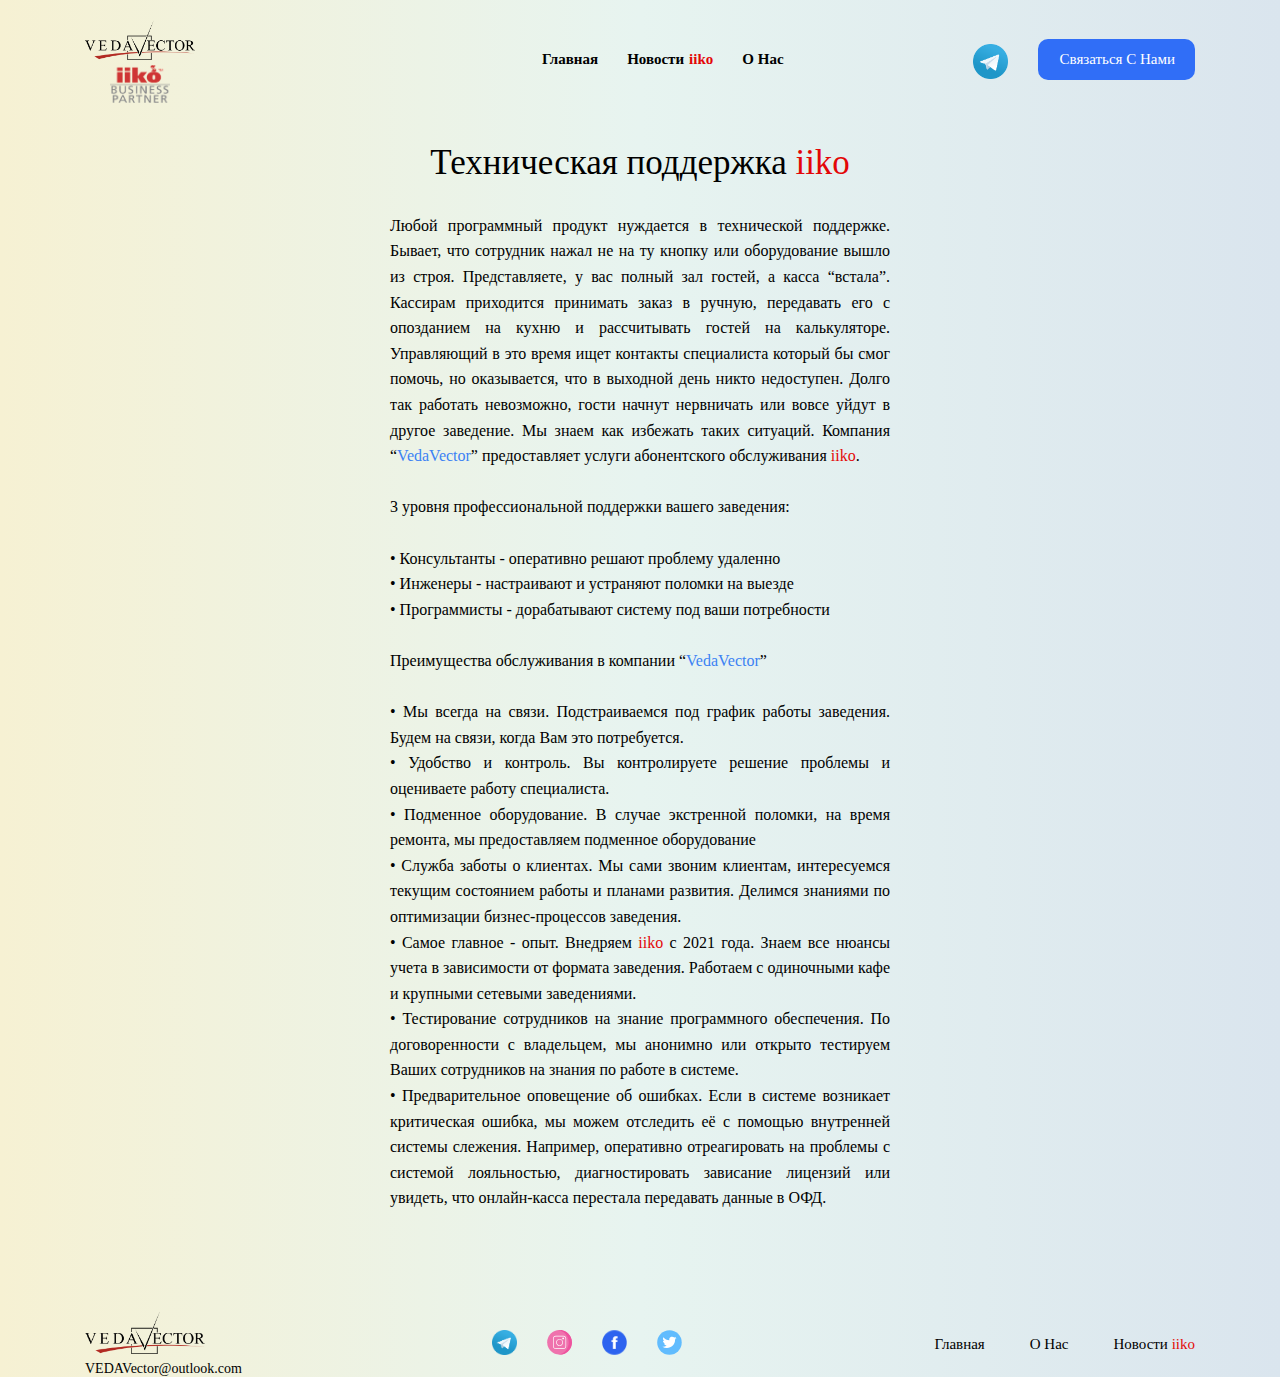
<file: Support-page.html>
<!DOCTYPE html>
<html lang="en">

<head>
    <meta charset="UTF-8">
    <meta http-equiv="X-UA-Compatible" content="IE=edge">
    <meta name="viewport" content="width=device-width, initial-scale=1.0">
    <title>VedaVector</title>
    <script src="https://code.jquery.com/jquery-3.6.0.min.js"></script>
    <link rel="icon" href="images/vedavector-logo.png">
    <!-- <link href="https://cdn.jsdelivr.net/npm/bootstrap@5.0.2/dist/css/bootstrap.min.css" rel="stylesheet" integrity="sha384-EVSTQN3/azprG1Anm3QDgpJLIm9Nao0Yz1ztcQTwFspd3yD65VohhpuuCOmLASjC" crossorigin="anonymous"> -->
    <link rel="stylesheet" href="style/style.css">
</head>
<body>
    <header class="header">
        <div class="container">
            <div class="header__nav">
                <a href="" class="logo">
                    <img src="images/vedavector-logo.png" alt="">
                    <img src="images/iiko-bussines.png" alt="" class="iiko__service">
                </a>
                <input type="checkbox" id="check">
                <ul class="header__list">
                    <li><a href="index.html" class="header__link">Главная</a></li>
                    <li><a href="news.html" class="header__link">Новости<span>iiko</span></a></li>
                    <li><a href="about.html" class="header__link">О нас</a></li>
                    <li><a href="#" class="header__link"></a></li>
                    <li><a href="https://t.me/VedaVector" class="header__link-tg"><img src="images/telegram-logo.png" alt=""></a></li>
                    <li><a href="tel:+99899990009" class="header__link-sign">Связаться с нами</a></li>
                </ul>
                <label for="check" class="btn">
                    <span class="bars"></span>
                </label>
            </div>
        </div>
    </header>
    <main class="main">
        <div class="container">
            <h3 class="title__demo">Техническая поддержка <span>iiko</span></h3>
            <div class="demo__descr" >
                Любой программный продукт нуждается в технической поддержке. Бывает, что сотрудник нажал не на ту кнопку
                или оборудование вышло из строя. Представляете, у вас полный зал гостей, а касса “встала”. Кассирам
                приходится принимать заказ в ручную, передавать его с опозданием на кухню и рассчитывать гостей на
                калькуляторе. Управляющий в это время ищет контакты специалиста который бы смог помочь, но оказывается,
                что в выходной день никто недоступен. Долго так работать невозможно, гости начнут нервничать или вовсе
                уйдут в другое заведение. Мы знаем как избежать таких ситуаций. Компания “<span class="vedavector__color-1">VedaVector</span>” предоставляет
                услуги абонентского обслуживания <span>iiko</span>.<br />

                <br />3 уровня профессиональной поддержки вашего заведения:<br />

                <br />• Консультанты - оперативно решают проблему удаленно<br />
                • Инженеры - настраивают и устраняют поломки на выезде<br />
                • Программисты - дорабатывают систему под ваши потребности<br />

                <br />Преимущества обслуживания в компании “<span class="vedavector__color-1">VedaVector</span>”<br />

                <br />• Мы всегда на связи. Подстраиваемся под график работы заведения. Будем на связи, когда Вам это
                потребуется.<br />
                • Удобство и контроль. Вы контролируете решение проблемы и оцениваете работу специалиста.<br />
                • Подменное оборудование. В случае экстренной поломки, на время ремонта, мы предоставляем подменное
                оборудование<br />
                • Служба заботы о клиентах. Мы сами звоним клиентам, интересуемся текущим состоянием работы и планами
                развития. Делимся знаниями по оптимизации бизнес-процессов заведения.<br />
                • Самое главное - опыт. Внедряем <span>iiko</span> c 2021 года. Знаем все нюансы учета в зависимости от формата
                заведения. Работаем с одиночными кафе и крупными сетевыми заведениями.<br />
                • Тестирование сотрудников на знание программного обеспечения. По договоренности с владельцем, мы анонимно
                или открыто тестируем Ваших сотрудников на знания по работе в системе.<br />
                • Предварительное оповещение об ошибках. Если в системе возникает критическая ошибка, мы можем отследить
                её с помощью внутренней системы слежения. Например, оперативно отреагировать на проблемы с системой
                лояльностью, диагностировать зависание лицензий или увидеть, что онлайн-касса перестала передавать
                данные в ОФД.<br />
            </div>
        </div>
    </main>
    <footer class="footer">
        <div class="container">
            <div class="footer__links">
                <div class="footer__navigate">
                    <a href="#" class="footer__logotype"><img src="images/vedavector-logo.png" alt=""></a>
                    <a href="mailto:info@marico.co" class="footer__email">VEDAVector@outlook.com</a>
                </div>
                <div class="footer__icons">
                    <a href="https://t.me/testbuttonsvv"><img src="images/telegram-logo.png" alt=""
                            class="icon__list"></a>
                    <a href="https://www.instagram.com/"><img src="images/Instagram_logo.svg" alt=""
                            class="icon__list"></a>
                    <a href="https://www.facebook.com/"><img src="images/facebook bg.svg" alt="" class="icon__list"></a>
                    <a href="https://twitter.com/?lang=ru"><img src="images/Twitter_logo.svg" alt="" class="icon__list"></a>
                </div>
                <div class="footer__link">
                    <ul class="footer__list">
                        <li><a href="index.html" class="footer__link-n">Главная</a></li>
                        <li><a href="about.html" class="footer__link-n">О нас</a></li>
                        <li><a href="news.html" class="footer__link-n">Новости <span>iiko</span></a></li>
                    </ul>
                </div>
            </div>
        </div>
    </footer>
    <!-- <script src="https://code.jquery.com/jquery-3.6.0.min.js"></script> -->
    <!-- <script src="https://cdn.jsdelivr.net/npm/bootstrap@5.0.2/dist/js/bootstrap.bundle.min.js" integrity="sha384-MrcW6ZMFYlzcLA8Nl+NtUVF0sA7MsXsP1UyJoMp4YLEuNSfAP+JcXn/tWtIaxVXM" crossorigin="anonymous"></script> -->
    <script src="app.js"></script>
    <script src="snowfall.js"></script>
    <!-- <script>
        $(document).ready(function () {
            $(document).snowfall({ image: "img-snow/snow4.png", minSize: 10, maxSize: 20 });
        });
    </script> -->
</body>
</file>
<file: style/style.css>
@import 'fonts.css';

* {
    padding: 0;
    margin: 0;
    list-style: none;
    text-decoration: none;
    font-weight: normal;
    font-family: "Poppins", "Time New Roman";
    box-sizing: border-box;
}
html{
    scroll-behavior: smooth;
}
body {
    /* background: #ffffff; */
    background: linear-gradient(to right, #f6f1d3, #e7f4f0, #dae5ee);
}
.container {
    max-width: 1140px;
    width: 100%;
    margin: 0 auto;
    padding: 0 15px;
}
.header__nav {
    display: flex;
    justify-content: space-between;
    align-items: center;
    margin-top: 20px;
}
.header__list {
    display: flex;
}
.header__list:hover {
    color: #3C82F4 ;
}
.logo {
    display: flex;
    flex-direction: column;
    justify-content: center;
    align-items: center;
}
.logo img {
    width: 110px ;
    /* margin-right: 10.89px; */
}
/* .logo__title {
    margin-top: 50px;
    width: 500px;
} */
.iiko__service {
    width: 60px !important;
    margin: 5px 0 0 0;
}

.header__link {
    color: #000;
    font-size: 15px;
    font-weight: 600;
    line-height: 30px;
    text-transform: capitalize;
}
.header__link:hover  {
    color: #e30707;
}
.header__link {
    margin-left: 29px;
}
.header__link img {
    width: 9px;
    height: 8px;
    margin-left: 5px;
}
.header__link-tg img {
    display: block;
    width: 35px;
}
.header__link-tg img:hover {
    box-shadow: 0px 0px 1px 3px rgba(179, 175, 175, 0.5);
    border-radius: 20px;
}
.header__list li:nth-child(5) {
    margin-left: 160px;
}

/* .header__link-login {
    color: #000;
    font-size: 15px;
    font-weight: 500;
    line-height: 30px;
    text-transform: capitalize;
} */
/* .header__link-login {
    margin-left: 240px;
} */
/* .header__link-login:hover {
    color: #3C82F4;
} */
.header__link-sign {
    color: #FFF;
    font-size: 15px;
    font-weight: 500;
    line-height: 30px;
    background: #306EF7;
    padding: 12px 20px 13px 22px;
    border-radius: 10px;
    margin-left: 30px;
    text-transform: capitalize;
}
.header__link-sign:hover {
    box-shadow: 0px 0px 1px 3px rgba(179, 175, 175, 0.5);
}
.header__link span{
    color: #e30707;
    font-size: 15px;
    font-weight: 600;
    line-height: 30px;
    margin-left: 5px;
}
.own__audience {
    display: flex;
    align-items: center;
    flex-direction: column;
}
/* .own__title span {
    font-weight: 700;
    color: transparent;    
	-webkit-background-clip: text;
	background-clip: text;
	background-image: linear-gradient(90deg, #FE6783 1.9%, #FFBF84 97.1%);
} */
.own__descr {
    color: #000;
    text-align: center;
    font-size: 25px;
    font-weight: 500;
    line-height: 30px; 
    width: 486px;
    margin-top: 50px;
}
.connect__content {
    display: flex;
    flex-direction: column;
    justify-content: center;
    align-items: center;
    margin-top: 90px;
}
.step__1 {
    color: #3D82F2;
    font-size: 15px;
    font-weight: 600;
    line-height: 38px;
    text-transform: uppercase;
}
.connect__title {
    color: #000;
    font-size: 45px;
    font-weight: 500;
    line-height: 60px;
}
.connect__title span {
    color: #e30707;
}
.connect__descr {
    color: #000000;
    text-align: start;
    font-size: 19px;
    font-weight: 400;
    line-height: 35px;
    margin-top: 30px;
    width: 750px;
}
.connect__descr span {
    color: #e30707;
}
.connect__button {
    color: #707070;
    font-size: 13px;
    font-weight: 600;
    line-height: 30px;
    border: solid #707070 1px;
    padding: 10px 25px;
    border-radius: 10px;
    margin-top: 20px;
}
.share__homepage {
    display: flex;
    flex-direction: column;
    justify-content: center;
    align-items: center;
    margin-top: 50px;
}
.step__2 {
    color: #3D82F2;
    font-size: 15px;
    font-weight: 600;
    line-height: 38px;
    text-transform: uppercase;
}
.share__title {
    color: #000;
    font-size: 45px;
    font-weight: 500;
    line-height: 60px;
}
.share__descr {
    color: #707070;
    text-align: center;
    font-size: 18px;
    font-weight: 400;
    line-height: 35px;
    width: 550px;
}
.right__button {
    display: flex;
    justify-content: center;
    align-items: center;
    margin-top: 30px;
}
.right__link {
    color: #FFF;
    font-size: 13px;
    font-weight: 500;
    background: #326CF9;
    padding: 10px 30px;
    line-height: 30px;
    border-radius: 10px;  
}
.group__services {
    display: flex;
    justify-content: center;
    align-items: center;
    flex-direction: column;
    /* flex-wrap: wrap; */
    margin-top: 80px;
    padding: 0 120px;
    /* margin: 0 auto; */
}
.service__title-h {
    color: #000000;
    font-size: 40px;
    font-weight: 500;
    line-height: 15px;
    margin: 40px 0;
}
.service__title span {
    color: #e30707;
}
.list__services {
    display: flex;
    /* flex-direction: column; */
    margin: 30px 0;
}
.service__photo {
    width: 300px;
    height: 200px;
    border-radius: 10px;
}
.service__info {
    display: flex;
    justify-content: space-evenly;
    align-items: flex-start;
    flex-direction: column;
    margin: 10px 30px;
}
.service__title {
    color: #000000;
    font-size: 20px;
    font-weight: 500;
    line-height: 15px;
}
.service__descr {
    color: #313131c1;
    font-size: 15px;
    font-weight: 15px;
    flex-wrap: wrap;
    width: 300px;
    margin-top: 30px;
}
.service__span {
    display: inline-block;
    color: #000;
    margin-top: 30px;
}
.service__title:hover, 
.service__span:hover{
    color: #e30707;
}
.reach__directly {
    display: flex;
    justify-content: center;
    align-items: center;
    margin-top: 100px;
}
/* .directly__right {
    max-width: 565px;
    width: 100%;
} */
.create__share {
    color: #000;
    font-size: 15px;
    font-weight: 500;
    line-height: 25px;
    text-align: center;
    margin-top: 20px;
}
.directly__title {
    color: #000000;
    font-size: 35px;
    font-weight: 500;
    line-height: 45px;
    margin-top: 20px;
    text-align: center;
}
.directly__title span {
    font-weight: 600;
    color: #3C82F4;
}
.directly__links {
    display: flex;
    margin-top: 35px;
}
.directly__link {
    color: #FFF;
    font-size: 13px;
    font-weight: 500;
    background: #326CF9;
    padding: 6px 50px;
    line-height: 30px;
    border-radius: 10px;
    border: none;
}
.form__send-result {
    text-align: center;
    font-size: 15px;
    color: #000;
    margin-top: 5px;
}
.directly__link:hover {
    border: 1px solid #413c3c;
}
/* .directly__left {
    max-width: 565px;
    width: 100%;
    position: relative;
} */
.directly__right img {
    width: 515px; 
}
.directly__input {
    margin:0 !important;
    width: 200px !important;
    border: none !important;
}
.directly__input img {
    width: 18px;
    height: 13px;
    margin: 5px 0 0 5px;
} 
.directly__line {
    border: 1px solid rgb(5, 3, 3);
    width: 200px;
    opacity: 0.1;
    margin-top: 5px;
}
.directly__group {
    display: flex;
    flex-direction: column;
    justify-content: center;
    align-items: center;
}
.experts__background {
    background: url(../images/Image_bg_comment.png) no-repeat center/contain;
    width: 100%;
    height: 441px; 
}
.experts__title {
    color: #FFF;
    font-size: 45px;
    font-weight: 600;
    line-height: 10px;
    text-align: center;
    margin-top: 80px;
}
.creators__1000 {
    display: flex;
    justify-content: center;
    align-items: center;
    background: url(../images/Image-5.png) no-repeat center/cover;
    height: 480px;
    margin-top: 50px;
}
.creators__title {
    color: #FFF;
    font-size: 45px;
    font-weight: 600;
    line-height: 60px;
    text-align: center;
    width: 900px;
}
.footer__get {
    display: flex;
    justify-content: center;
    align-items: center;
    flex-direction: column;
    margin-top: 150px;
}
.footer__logo {
    width: 100px;
    height: 100px;
}
.footer__title {
    color: #FFF;
    font-size: 45px;
    font-weight: 700;
    line-height: 60px;
    text-align: center;
}
.footer__descr {
    color: #FFF;
    font-size:20px;
    font-weight: 400;
    line-height: 40px;
}
.footer__button {
    color: #FFF;
    font-size: 13px;
    font-weight: 500;
    background: #326CF9;
    padding: 10px 30px;
    line-height: 30px;
    border-radius: 10px;  
    margin-top: 5px;
}
.footer__people {
    display: flex;
    margin-top: 15px;
}
.people__icon {
    width: 25px;
    height: 25px;
}
.people__thousand {
    color: #FFF;
    font-size: 19px;
    font-weight: 700;
    line-height: normal;
    margin-left: 10px;
}
.people__descr {
    color: #707070;
    text-align: center;
    font-size: 18px;
    font-weight: 400;
    line-height: normal;
    margin-left: 6px;
}
.footer__icons {
    display: flex;
}
.icon__list {
    width: 25px;
    height: 25px;
    margin: 0 15px;
}
.icon__list:hover {
    box-shadow: 0px 0px 1px 3px rgba(179, 175, 175, 0.5);
    border-radius: 20px;
}
.footer__links {
    display: flex;
    justify-content: space-between;
    align-items: center;
    margin-top: 100px;
}
.footer__navigate {
    display: flex; 
    flex-wrap: wrap;
    max-width: 200px;
    width: 100%;
}
.footer__logotype {
    color: #FFF;
    font-size: 20px;
    font-weight: 600;
    line-height: 40px;
    text-transform: capitalize;
    display: flex;
}
.footer__logotype img {
    width: 130px;
    padding-right: 10px;
}
.footer__email {
    color: #000;
    font-size: 14px;
    font-weight: 400;
    line-height: 16px;
    margin-top: 7px;
    
}
.footer__link {
    display: flex;
    justify-content: center;
    align-items: center;
}
.footer__list {
    display: flex;
}
.footer__link-n {
    color: #000;
    font-size: 15px;
    font-weight: 500;
    line-height: 30px;
    text-transform: capitalize;
    margin-left: 45px;
}
.footer__link-n span {
    color: #e30707;
    font-size: 15px;
    font-weight: 500;
    line-height: 30px;
    text-transform: none;
}
.footer__link-n:hover {
    color: #e30707;
}

/*-------- About us ------------------ */

.about__logo {
    color: #FFF;
    font-size: 45px;
    font-weight: 800;
    line-height: 76px;
    text-transform: capitalize;
    display: flex;
    justify-content: center;
    margin-top: 100px;
}
.about__logo img {
    width: 60px;
    height: 60px;
    margin-right: 10.89px;
}
.about__our {
    display: flex;
    flex-direction: column;
    justify-content: center;
    align-items: center;
    margin-top: 40px;
}
.our__mission {
    color: #3D82F2;
    font-size: 15px;
    font-weight: 600;
    line-height: 38px;
    text-transform: uppercase;
}
.our__title {
    color: #000;
    font-size: 45px;
    font-weight: 500;
    line-height: 60px;
    text-align: center;
    width: 600px;
}
.our__descr {
    color: #000;
    text-align: center;
    font-size: 18px;
    font-weight: 400;
    line-height: 35px;
    width: 650px;
}
.about__description {
    display: flex;
    justify-content: center;
    align-items: center;
    margin-top: 60px;
}
.about__descr {
    color: #000;
    font-size: 18px;
    font-weight: 400;
    line-height: 42px;
    width: 750px;
}
.color__about {
    font-weight: 600;
}
.about__line {
    width: 800px;
    height: 1px;
    background: #828282;
    opacity: 0.5;
    margin: 20px  auto 0;
}
.our__team {
    display: flex;
    flex-direction: column;
    justify-content: center;
    align-items: center;
    margin-top: 70px;
}
.our__mission {
    color: #3D82F2;
    font-size: 15px;
    font-weight: 600;
    line-height: 38px;
    text-transform: uppercase;
}
.our__title {
    color: #000;
    font-size: 45px;
    font-weight: 500;
    line-height: 60px;
    text-align: center;
    width: 600px;
}
.info__people {
    display: flex;
    justify-content: center;
    align-items: center;
    text-align: center;
    margin-top: 60px;
}
.info__title {
    color: #000;
    font-size: 20px;
    font-weight: 700;
    line-height: 32px;
}
.info__descr {
    color: #7F7F7F;
    font-size: 13px;
    font-weight: 400;
    line-height: 28px;
    margin-bottom: 40px;
}
.info__link {
    color: #000;
    font-size: 14px;
    font-weight: 500;
    line-height: 30px;
}
.info__link img {
    width: 10px;
    height: 10px;
}
.info__group {
    margin:0 100px 0 100px;
}

/* ------------------ Pricing ---------------------------- */

.pricing__title {
    color: #000;
    font-size: 45px;
    font-weight: 500;
    line-height: 30px;
    margin-top: 50px;
    text-align: center;
}
.pricing__group {
    display: flex;
    justify-content: center;
    align-items: center;
    gap: 20px;
    margin-top: 40px;
}
.pricing__title-home {
    color: #000;
    font-size: 35px;
    font-weight: 500;
    line-height: 30px;
    margin-top: 100px;
    text-align: center;
}
.pricing__list {
    display: flex;
    flex-direction: column;
    background: #131313;
    border: solid 1px #707070;;
    border-radius: 20px;
    width: 320px;
    height: 600px;
    padding: 25px;
}
.pricing__list img {
    width: 13px;
    height: 10px;
    margin-right: 5px;
}
.list__title {
    color: #FFF;
    font-size: 25px;
    font-weight: 500;
    line-height: 35px;
}
.list__descr {
    color: #fff;
    font-size: 17px;
    font-weight: 400;
    line-height: 42px; 
}
.list__free {
    color: #FFF;
    font-size: 40px;
    font-weight: 700;
    line-height:34px;
    margin: 20px 0 50px 0;
}
.list__collect {
    color: #FFF;
    font-size: 16px;
    font-weight: 700;
    line-height: 30px;
}
.list__monthly {
    color: #FFF;
    font-size: 16px;
    font-weight: 400;
    line-height: 32px;
}
.list__email {
    color: #B4B1B1;
    font-size: 15px;
    font-weight: 400;
    line-height: 56px;
    text-align: center;
}
.list__plus {
    color: #FFF;
    font-size: 17px;
    font-weight: 600;
    line-height: 42px;
}
.list__updating-title {
    color: #FFF;
    font-size: 16px;
    font-weight: 700;
    line-height: 36px;
}
.list__updating {
    color: #FFF;
    font-size: 14px;
    font-weight: 400;
    line-height: 36px;
}
.list__updating-mar1 {
    color: #FFF;
    font-size: 14px;
    font-weight: 400;
    line-height: 36px;
    margin-bottom: 95px;
}
.list__updating-mar2 {
    color: #FFF;
    font-size: 14px;
    font-weight: 400;
    line-height: 36px;
    margin-bottom: 22px;
}
.list__updating-mar3 {
    color: #FFF;
    font-size: 14px;
    font-weight: 400;
    line-height: 36px;
    margin-bottom: 92px;
}
.list__posts {
    color: #FFF;
    font-size: 14px;
    font-weight: 400;
    line-height: 36px;
    margin-bottom: 60px;
}
.list__button {
    color: #FFF;
    font-size: 16px;
    font-weight: 400;
    line-height: 40px;
    border: solid 1px #4681E7;;
    border-radius: 10px;
    padding: 8px 100px;
}
.button__center {
    display: flex;
    justify-content: center;
    align-items: center;
}
.list__dollar {
    color: #FFF;
    font-size: 40px;
    font-weight: 500;
    line-height:14px;
    margin: 20px 0 30px 0;
}
.list__dollar span{ 
    color: #fff;
    font-size: 15px;
    font-weight: 400;
    line-height: 23px;
    text-align: center;
}
.list__domain {
    margin-bottom: 25px;
}
/* ----------------- pricing --button-----feedback------------------ */


::-webkit-input-placeholder {font-size: 16px;}
::-moz-placeholder {font-size: 16px;}         
:-moz-placeholder {font-size: 16px;}
:-ms-input-placeholder {font-size: 16px;}
:focus::-webkit-input-placeholder {opacity: 0;}    
:focus::-moz-placeholder {opacity: 0;}    
:focus:-moz-placeholder {opacity: 0;}    
:focus:-ms-input-placeholder {opacity: 0;}    
.form-at {
    width: 100%;
    padding: 20px;
    box-sizing: border-box; 
    overflow: hidden;
    font-size: 0;  
    letter-spacing: 0;    
    background: #f9f9f9;
    box-shadow: 0 4px 12px rgba(0,0,0,0.2), 0 10px 18px rgba(0,0,0,0.2);
}
.form-at * {
    box-sizing: border-box;
    font-family: Verdana, sans-serif;    
}
.validate-input-at,
.no-validate-input-at {
    width: 100%;
    position: relative;
    background-color: #fff;
    border: 2px solid #BFE2FF;
    border-radius: 2px;
    margin-bottom: 20px;
}
.validate-input-at.w-50,
.no-validate-input-at.w-50 {
    width: calc(50% - 10px);
    display: inline-block;
}
.validate-input-at.w-50:first-child,
.no-validate-input-at.w-50:first-child {
    margin-right: 20px;
}
.input-at {
    display: block;
    width: 100%;
    background: transparent;
    color: #000;
}
input.input-at {
    height: 50px;
    padding: 0 20px 0 20px;
    font-size: 16px;
    outline: none;
    border: none;  
}
textarea.input-at {
    min-height: 170px;
    padding: 18px 20px;
    font-size: 16px;
    line-height: 22px;
    outline: none;
    border: none;
    resize: none;
}
textarea.input-at:focus, 
input.input-at:focus {
    border-color: transparent;
}
.focus-input-at {
    position: absolute;
    display: block;
    width: calc(100% + 2px);
    height: calc(100% + 2px);
    top: -1px;
    left: -1px;
    pointer-events: none;
    border: 2px solid #337AB7;
    border-radius: 2px;
    visibility: hidden;
    opacity: 0;
    transition: all 0.4s;
    transform: scaleX(1.1) scaleY(1.3);
}
.input-at:focus + .focus-input-at {
    visibility: visible;
    opacity: 1;
    transform: scale(1);
}
.form-at-btn {
    position: relative;
    display: block;
    padding: 0 40px;
    height: 50px;
    background-color: #337AB7;
    border-radius: 2px;
    font-size: 16px;
    font-weight: bold;
    color: #fff;
    text-transform: uppercase;
    line-height: 1.2;
    transition: all 0.4s;
    margin: 0 auto;
    outline: none;
    border: none;
    cursor: pointer;        
}
.form-at-btn:hover {
    background-color: #333333;
}
.form-at-btn[disabled] {
    opacity: .6;
    cursor: not-allowed;
}
.alert-validate::before {
    content: attr(data-validate);
    position: absolute;
    max-width: 70%;
    background-color: #fff;
    border: 1px solid #c80000;
    border-radius: 2px;
    padding: 4px 25px 4px 10px;
    top: 50%;
    transform: translateY(-50%);
    right: 12px;
    pointer-events: none;
    color: #c80000;
    font-size: 13px;
    line-height: 1.4;
    text-align: left;
    visibility: hidden;
    opacity: 0;
    transition: opacity 0.4s;
}
.alert-validate::after {
    content: "\f129";
    font-family: "FontAwesome";
    display: block;
    position: absolute;
    color: #c80000;
    font-size: 18px;
    font-weight: bold;    
    top: 50%;
    transform: translateY(-50%);
    right: 22px;
}
.alert-validate:hover:before {
    visibility: visible;
    opacity: 1;
}
.error-at {
    color: red;
    padding: 10px 0;
}
.success-at {
    color: green;
    font-size: 28px;
    padding: 20px 0;
    text-align: center;
}
.form-at input[type=checkbox] {
    display:none;
}
.form-at input[type=checkbox] + label {
    display: block;
    position: relative;
    margin: 0 0 20px 34px;
    font-size: 13px;
    line-height: 24px;
    color: #333333;
}
.form-at input[type=checkbox] + label:before {
    box-sizing: border-box;
    position: absolute;
    content: '';
    width: 26px;
    height: 26px;
    line-height: 22px;
    left: -34px;
    border: 2px solid #BFE2FF;
    border-radius: 2px;
}
.form-at input[type=checkbox]:checked + label:before{
    content: '\2714';
    color:#337AB7;
    font-size: 14px;
    text-align: center;
    font-weight: bold;
    border: 2px solid #337AB7;
}
@media (max-width: 768px) {
    .validate-input-at.w-50 {
        width: 100%;
    }
    .validate-input-at.w-50:first-child {
        margin-right: 0;
    }
    .alert-validate::before {
        visibility: visible;
        opacity: 1;
    }
}


/* Базовые стили слоя затемнения и модального окна  */
.overlay {
    top: 0;
    right: 0;
    bottom: 0;
    left: 0;
    z-index: 10;
    display: none;
/* фон затемнения */
    background-color: rgba(0, 0, 0, 0.65);
    position: fixed; /* фиксированное поцизионирование */
    cursor: default; /* тип курсара */
}
/* активируем слой затемнения */
.overlay:target {
    display: block;
}
/* стили модального окна */
.popup {
    top: -100%;
    right: 0;
    left: 50%;
    font-size: 14px;
    z-index: 20;
    margin: 0;
    width: 85%;
    min-width: 320px;
    max-width: 600px;
/* фиксированное позиционирование, окно стабильно при прокрутке */
    position: fixed;
    padding: 15px;
    border: 1px solid #383838;
    background: #fff;
/* скругление углов */
    -webkit-border-radius: 4px;
    -moz-border-radius: 4px;
    -ms-border-radius: 4px;
    border-radius: 4px;
    font: 14px/18px 'Tahoma', Arial, sans-serif;
/* внешняя тень */
    -webkit-box-shadow: 0 15px 20px rgba(0,0,0,.22),0 19px 60px rgba(0,0,0,.3);
    -moz-box-shadow: 0 15px 20px rgba(0,0,0,.22),0 19px 60px rgba(0,0,0,.3);
    -ms-box-shadow: 0 15px 20px rgba(0,0,0,.22),0 19px 60px rgba(0,0,0,.3);
    box-shadow: 0 15px 20px rgba(0,0,0,.22),0 19px 60px rgba(0,0,0,.3);
    -webkit-transform: translate(-50%, -500%);
    -ms-transform: translate(-50%, -500%);
    -o-transform: translate(-50%, -500%);
    transform: translate(-50%, -500%);
    -webkit-transition: -webkit-transform 0.6s ease-out;
    -moz-transition: -moz-transform 0.6s ease-out;
    -o-transition: -o-transform 0.6s ease-out;
    transition: transform 0.6s ease-out;
}
/* активируем модальный блок */
.overlay:target+.popup {
    -webkit-transform: translate(-50%, 0);
    -ms-transform: translate(-50%, 0);
    -o-transform: translate(-50%, 0);
    transform: translate(-50%, 0);
    top: 20%;
}
/* формируем кнопку закрытия */
.close {
    top: -10px;
    right: -10px;
    width: 20px;
    height: 20px;
    position: absolute;
    padding: 0;
    border: 2px solid #ccc;
    -webkit-border-radius: 15px;
    -moz-border-radius: 15px;
    -ms-border-radius: 15px;
    -o-border-radius: 15px;
    border-radius: 15px;
    background-color: rgba(61, 61, 61, 0.8);
    -webkit-box-shadow: 0px 0px 10px #000;
    -moz-box-shadow: 0px 0px 10px #000;
    box-shadow: 0px 0px 10px #000;
    text-align: center;
    text-decoration: none;
    font: 13px/20px 'Tahoma', Arial, sans-serif;
    font-weight: bold;
    -webkit-transition: all ease .8s;
    -moz-transition: all ease .8s;
    -ms-transition: all ease .8s;
    -o-transition: all ease .8s;
    transition: all ease .8s;
}
.close:before {
    color: rgba(255, 255, 255, 0.9);
    content: "X";
    text-shadow: 0 -1px rgba(0, 0, 0, 0.9);
    font-size: 12px;
}
.close:hover {
    background-color: rgba(252, 20, 0, 0.8);
    -webkit-transform: rotate(360deg);
    -moz-transform: rotate(360deg);
    -ms-transform: rotate(360deg);
    -o-transform: rotate(360deg);
    transform: rotate(360deg);    
}
/* изображения внутри окна */
.popup img {
    width: 100%;
    height: auto;
}
/* миниатюры слева/справа */
.pic-left, 
.pic-right {
    width: 25%;
    height: auto;
}
.pic-left {
    float: left;
    margin: 5px 15px 5px 0;
}
.pic-right {
    float: right;
    margin: 5px 0 5px 15px;
}
/* элементы м-медиа, фреймы */
.popup embed, 
.popup iframe {
    top: 0;
    right: 0;
    bottom: 0; 
    left: 0; 
    display:block;
    margin: auto;
    min-width: 320px;
    max-width: 600px;
    width: 100%;
}
.popup h2 { /* заголовок 2 */
    margin: 0;
    color: #008000;
    padding: 5px 0px 10px;
    text-align: left;
    text-shadow: 1px 1px 3px #adadad;
    font-weight: 500;
    font-size: 1.4em;
    font-family: 'Tahoma', Arial, sans-serif;
    line-height: 1.3;
}
/* параграфы */
.popup p {margin: 0; padding: 5px 0}


.feedback__center {
    display: flex;
    justify-content: center;
    align-items: center;
    flex-direction: column;
}
.pricing__feedback {
    width: 378px;
    margin: 15px 0 !important;
}
.list__button {
    color: #FFF;
    font-size: 16px;
    font-weight: 400;
    line-height: 40px;
    border: solid 1px #4681E7;;
    border-radius: 10px;
    padding: 8px 100px;
}
.pricing__feedback {
    margin:30px 0;
    border: solid 1px #000;
    max-width: 400px;
    padding: 3px;
    margin: 0 auto;
    margin-top: 15px;
}
.sign__list-1 {
    margin-left: 150px;
}
.home__number {
    width: 100px !important;
    font-size: 17px;
    width: 280px;
    padding: 5px;
}
.directly__placeholder {
    background: transparent;
    border: none;
    outline:none;
    color: #000;
    font-size: 15px;
    padding: 0 5px;
}
.input__transparent-color {
    background: transparent;
    border: none;
    outline:none;
    color:  #000000 !important;
    font-size: 17px;
    padding: 5px;
    width: 280px;
    /* background-color: #fff; */
}
/* .user__icon {
    width: 18px;
    height: 23px;
    margin: -5px 0;
    margin-left: 80px;
} */
.sign__button {
    color: rgb(4, 3, 3);
    font-size: 15px;
    font-weight: 400;
    background: #326CF9;
    border-radius: 10px;
    margin-left: 150px;
    padding: 10px 90px 10px 155px;
}
.border__line {
    border: 1px solid rgb(13, 9, 9);
    width: 300px;
    opacity: 0.1;
    margin-top: 5px;
}
.popup__title {
    color: #000;
    font-size: 25px;
    text-align: center;
    margin-bottom: 10px;
    font-weight: 700;
}
.popup__descr {
    color: #000;
    font-size: 15px;
    text-align: center;
}
.pricing__feedback img {
    width: 18px;
    height: 13px;
    margin: 5px 0 0 5px;
}
/* .user__icon {
    width: 18px;
    height: 13px;
} */
.down-icon {
    width: 10px !important;
    height: 8px !important;
    margin: 0 0 2px 0 !important;
}
.number__998 {
    color: #000;
    font-size: 16px;
    margin: 0 0 3px 2px;
}
.check__button {
    text-align: center;
    margin-top: 12px;
}
.input-check {
    width: 12px;
    height: 12px;
    margin: 0;
    margin: 5px 5px 0 20px;
}
.check__descr {
    color: #000000;
}
.list__button-check {
    color: #ffffff;
    font-size: 20px;
    font-weight: 400;
    line-height: 40px;
    border: solid 1px #000000;;
    border-radius: 10px;
    padding: 8px 100px;
    background: #326CF9;
}
.button__poisoning {
    display: flex;
    justify-content: center;
    align-items: center;
    margin-top: 20px;
    /* margin: 0 auto !important; */
}







/* ----pricing-----hover------------ */

.pricing__list:hover {
    background: #3C82F4;
}
.pricing__list:hover  .list__button {
    color: #3C82F4;
    background: #fff;
}
.pricing__list:hover .list__email {
    color: #fff;
}
.pricing__list:hover .list__descr {
    color: #fff;
}
.pricing__list:hover .list__dollar span {
    color: #fff;
}
/* --blog--- */
/* ---------------News page ------------------- */
/* ------------------sign------------------------- */

.sign__content {
    display: flex;
    justify-content: center;
    align-items: center;
    flex-direction: column;
    margin-top: 50px;
}
.sign__group {
    display: flex;
    justify-content: center;
    align-items: center;
    flex-wrap: wrap;
    margin: 0 auto;
    width: 1000px;
    margin-top: 20px;
}
.sign__list {
    margin:30px 0;
}
.sign__list-1 {
    margin-left: 150px;
}
.input__transparent {
    background: transparent;
    border: none;
    outline:none;
    color: #fff;
    font-size: 15px;
}
.user__icon {
    width: 18px;
    height: 23px;
    margin: -5px 0;
    margin-left: 80px;
}
.sign__button {
    color: #FFF;
    font-size: 15px;
    font-weight: 400;
    background: #326CF9;
    border-radius: 10px;
    margin-left: 150px;
    padding: 10px 90px 10px 155px;
}
::-webkit-input-placeholder {
    color: rgba(0, 0, 0, 0.5);
}
.border__line {
    border: 1px solid #fff;
    width: 300px;
    opacity: 0.1;
    margin-top: 5px;
}
.sign__with {
    margin-top: 25px;
}
.sign__or {
    font-size: 38px;
    line-height: 35px;
}
.sign__with-descr {
    font-size: 17px;
}
.sign__links {
    display: flex;
    justify-content: center;
    align-items: center;
    margin-top: 30px;
}
.triple__link {
    display: flex;
    align-items: center;
    border: 1px solid #fff;
    border-radius: 10px;
    padding: 10px 80px;
    margin-left: 30px;
}
.links__img {
    width: 25px;
    height: 25px;
}
.facebook__descr {
    color: #FFF;
    font-size: 14px;
    font-weight: 400;
    margin-left: 10px;
}
.account__descr {
    color: #FFF;
    font-size: 11px;
    font-weight: 400;
    text-align: center;
    margin: 30px;
}
.login__button {
    margin: 0 auto;
}

/* -------------news  page ------------------------ */
.news__version {
    display: flex;
    flex-direction: column;
    justify-content: center;
    align-items: center;
}
.news__title {
    color: #fc393d;
    font-size: 40px;
    font-weight: 500;
    line-height: 15px;
    margin: 40px 0;
}
.news__descr {
    font-size: 22px;
    line-height: 32px;
    font-weight: 300;
    text-align: center;
    width: 660px;
    margin-bottom: 70px;
}
.news__title-iiko {
    color: #000000cb;
    font-size: 30px;
    font-weight: 500;
    margin: 130px 0 50px 0;
}

.news__title-iiko span {
    color: #e30707;

}





/* -------------------menu---button------------------ */
#check{
    display: none;
}
.btn{
    display: none;
    align-items: center;
    justify-content: center;
    background: #fff;
    width: 40px;
    height: 40px;
    border-radius: 5px;
    position: fixed;
    right: 20px;
    z-index: 1;
}
.bars{
    display: block;
    width: 30px;
    height: 2px;
    background: #000;
    position: relative;
}
.bars::before, .bars::after{
    content: '';
    display: block;
    position: absolute;
    width: 100%;
    height: 2px;
    background: #000;
}
.bars::before{
    top: -8px;
}
.bars::after{
    top: 8px;
}


/* --------------адаптация----------------------- */

@media(max-width:1124px) {
    .list__button {
        padding: 15px 70px;
    }
    .list__email {
        font-size: 14px;
    }
}
@media(max-width:1098px) {
    .triple__link {
        padding: 10px 50px;
    }
    .sign__group {
        width: auto;
    }
}
@media(max-width:1078px) {
    .pricing__group {
       gap: 40px;
    }
}
@media(max-width:1018px) {
    .pricing__group {
       gap: 20px;
    }
}
@media(max-width:980px) {
    .pricing__group {
        flex-wrap: wrap;
    }
    .own__title {
        font-size: 55px;
    }
}
@media(max-width:936px) {
    .header__link-login {
        margin-left: 150px;
    }
}
@media(max-width:918px) {
    .triple__link {
        padding: 10px 20px;
    }
}
@media(max-width: 880px) {
    .header__list li:nth-child(5) {
       margin-left: 50px;
    }
}
@media(max-width:861px) {
    .link__title {
        margin-top: 40px;
    }
    .img__list img {
        display: none;
    }
    .img__list span {
        display: none;
    }
}
@media(max-width:856px) {
    .own__title {
        text-align: center;
    }
    .header__link-login {
        margin-left: 90px;
    }
    .sign__group {
        flex-direction: column;
        justify-content: center;
        align-items: center;
    }
    .sign__list-1 {
        margin-left: 0;
        padding: 20px 0;
    }
    .sign__button {
        margin-left: 0;
    }
    .login__button {
        margin-right: 0;
    }
    .demo__descr {
        width: auto !important;
    }
    .about__line {
        width: auto;
    }
    .news__version iframe {
        width: 650px;
        height: 400px;
    }
}
@media(max-width:786px) {
    .header__link-login {
        margin-left: 60px;
    }
    .one__spot {
        flex-direction: column;
        justify-content: center;
        align-items: center;
    }
    .one__left{
        max-width: 450px;
        margin-bottom: 30px;
    }
    .reach__directly {
        flex-direction: column;
        justify-content: center;
        align-items: center;
    }
    .directly__left{
        max-width: 450px;
        margin-bottom: 30px;
    }
    .about__description {
        justify-content: center;
        align-items: center;
        text-align: center;
       
    }
    .about__descr {
        font-size: 13px;
        width: 500px;
    }
    .info__group {
        margin: 0 50px;
    }
}
@media(max-width: 768px) {
    .header__link-sign {
        font-size: 12px;
        margin-left: 15px;
    }
    .header__link {
        margin-left: 15px;
    }
}
@media(max-width: 760px) {
    .footer__links {
        flex-direction: column;
    }
    .connect__descr {
        width: auto;
    }
    .footer__navigate {
        align-items: center;
        justify-content: center;
        margin-bottom: 15px;
    }
    .footer__email {
        margin-top: 10px;
    }
    .footer__list {
        justify-content: center;
        align-items: center;
        flex-direction: column;
    }
    .footer__link-n {
        margin-left: 0;
    }
}
@media(max-width: 756px) {
    .header__link-login {
        margin-left: 40px;
    }
}
@media(max-width: 736px) {
    .header__link-login {
        margin-left: 10px;
    }
    .header__link {
        margin-left: 20px;
    }
    .creators__title {
        font-size: 30px;
    }
}
@media(max-width: 704px) {
    .header__link-login {
        margin-left: 20px;
    }
    .header__link-sign {
        margin-left: 15px;
    }
    .own__title {
        font-size: 45px;
    }
    .own__descr {
        font-size: 20px;
        margin-top: 40px;
    }
    .marico__title {
        font-size: 35px;
    }
    .marico__list {
        display: block;
    }
    .connect__title {
        font-size: 35px;
    }
    .connect__descr {
        font-size: 15px;
    }
    .share__title {
        font-size: 35px;
    }
    .share__descr {
        font-size: 15px;
    }
    .link__title {
        font-size: 40px;
    }
    .right__title {
        font-size: 40px;
    }
    .send__title {
        font-size: 35px;
    }
    .send__descr {
        font-size: 15px;
    }
}
@media(max-width: 694px) {
    .header__link {
        margin-left: 10px;
    }
}
@media(max-width: 671px) {
    .header__link {
        margin-left: 10px;
    }
    .news__version iframe {
        width: 550px;
        height: 350px;
    }
}
@media(max-width: 654px) {
    .header__link {
        font-size: 14px;
        margin-left: 10px;
    }
    .header__list li:nth-child(5) {
        margin-left: 30px;
     }
    .news__descr {
        width: auto;
     }
}
@media(max-width: 631px) {
    .btn{
        display: flex;
    }
    .header__link-tg img{
        display: none;
    }
    .header__list{
        align-items: center;
        flex-direction: column;
        padding-top: 20px;
        padding-left: 30px;
        width: 100%;
        height: 100vh;
        background: rgba(255, 255, 255, 0.831);
        position: fixed;
        left: -100%;
        top: 103px;
        z-index: 50;
        transition: 0.5s ease-in-out;
    }

    .header__link{
        display: inline-block;
        /* padding: 5px 0;  */
       margin: 3px 0;
    }
    .header__link-login {
        margin-left:0;
    }
    .header__link-sign {
        display: inline-block;
        margin-left: 0;
        margin-top: 5px;   
    }
    .connect__descr {
        width: auto;
    }
    .share__descr {
        width: auto;
    }
    .list__services {
        display: flex;
        flex-direction: column;
    }
    /* .logo__title {
        width: auto;
    } */
    #check:checked ~ .header__list{left: 0;}
    .our__title{
        width: auto;
    }
}
@media(max-width: 565px){
    .news__version iframe {
        width: 450px;
        height: 300px;
    }
    .news__title-iiko {
        font-size: 25px;
    }
    .news__title {
        font-size: 30px;   
    }
}
@media(max-width: 462px) {
    .pricing__feedback {
        width: auto;
    }
    .pricing__feedback img {
        display: none;
    }
    .input__transparent-color {
        width: auto;
    }
    .number__998 {
        display: none;
    }
    .list__button-check {
        padding: 8px 70px;
    }
    .home__number {
        width: 110px !important;
    }
    .news__title {
        font-size: 27px;
    }
    .news__version iframe {
        width: 350px;
        height: 250px;
    }
}
@media(max-width: 350px) {
    .logo__title {
        width: 290px;
    }
    .footer__list {
        flex-direction: column;
    }
    .footer__links {
       display: flex;
       justify-content: center;
       align-items: center;
    }
    .hd-3 {
        align-items: center;
        justify-content: center;
    }
    .demo__title {
        display: block;
        align-items: center;
        justify-content: center;
        text-align: center;
    }
    .news__version iframe {
        width: 300px;
        height: 200px;
    }
    .news__title {
        line-height: 20px;
    }
}
@media(max-width: 400px) {
    .footer__list {
        flex-direction: column;
        margin-top: 10px;
    }
    .footer__link-n {
        margin: 0;
    }
    .footer__navigate {
            justify-content: center;
            align-items: center;
            margin-bottom: 10px;
    }
    .footer__links {
        display: flex;
        flex-direction: column;
        justify-content: center;
        align-items: center;
        text-align: center;
    }
    .slider__descr {
        width: 150px;
        text-align: center;
        font-size: 18px !important;
    }
    .list__button {
        padding: 0 60px;
    }
    .list__updating {
        font-size: 10px;
    }
    .list__dollar {
        margin: 0;
    }
    .list__updating-mar2 {
       margin-bottom: 90px;
    }
    .our__title {
        font-size: 30px;
        width: auto;
    }
    .our__descr {
        width: auto;
    }
    .about__line {
        width: 250px;
    }
    .info__people {
        flex-direction: column;
    }
    .blog__title {
        font-size: 40px;
    }
}
@media(max-width: 300px) {
    /* .footer__list {

    } */
    .footer__navigate {
        display: grid;
        justify-content: center;
        align-items: center;
        margin-bottom: 10px;
    }
    .footer__links {
        display: flex;
        flex-direction: column;
        justify-content: center;
        align-items: center;
        text-align: center;
    }
    .slider__descr {
        width: 150px;
        text-align: center;
        font-size: 18px !important;
    }
    .list__button {
        padding: 0 60px;
    }
    .list__updating {
        font-size: 10px;
    }
    .list__dollar {
        margin: 0;
    }
    .list__updating-mar2 {
       margin-bottom: 90px;
    }
    .our__title {
        font-size: 30px;
        width: auto;
    }
    .our__descr {
        width: auto;
    }
    .about__line {
        width: 250px;
    }
    .info__people {
        flex-direction: column;
    }
    .blog__title {
        font-size: 40px;
    }
}

/* ---------------------Slider -----------------internet -cods----- */

.slideshow-container {
    position: relative;
    margin: auto;
    padding: 0;
    /* Next & previous buttons */
  }
  
  .slideshow-container .mySlides {
    flex-direction: column;
    -webkit-box-pack: center;
        -ms-flex-pack: center;
            justify-content: center;
    -webkit-box-align: center;
        -ms-flex-align: center;
            align-items: center;
    min-height: 400px;
    display: none;
    padding: 30px 10px;
  }
  
  @media (min-width: 768px) {
    .slideshow-container .mySlides {
      min-height: 470px;
      margin-top: 20px;
    }
  }
  
  @media (min-width: 768px) {
    .slideshow-container .mySlides {
      padding: 45px 35px;
    }
  }
  
  .slideshow-container .mySlides .text {
    text-align: center;
    color: rgba(255, 255, 255, 0.95);
    font-size: 30px;
    padding: 0 20px;
    line-height: 1.2;
  }
  
  @media (min-width: 768px) {
    .slideshow-container .mySlides .text {
      font-size: 3.625rem;
    }
  }
  
  /* ------------------------------------------------------------------------------------------------------------------------------------- */

  .text span {
    color: #e30707;
  }
  .slideshow-container .bg1 {
    background-image: -webkit-gradient(linear, left top, left bottom, from(rgba(0, 0, 0, 0.25))), url("../images/slayder-img.jpg");
    background-image: linear-gradient(rgba(0, 0, 0, 0.25)), url("../images/slayder-img.jpg");
    background-position: center;
    background-repeat: no-repeat;
    background-size: cover;
  }
  
  .slideshow-container .bg2 {
    background-image: -webkit-gradient(linear, left top, left bottom, from(rgba(0, 0, 0, 0.45))), url("../images/slayder-img2.jpg");
    background-image: linear-gradient(rgba(0, 0, 0, 0.45)), url("../images/slayder-img2.jpg");
    background-repeat: no-repeat;
    background-position: bottom;
    background-size: cover;
  }
  
  .slideshow-container .bg3 {
    background-image: -webkit-gradient(linear, left top, left bottom, from(rgba(0, 0, 0, 0.25))), url("../images/slayder-img3.jpg");
    background-image: linear-gradient(rgba(0, 0, 0, 0.25)), url("../images/slayder-img3.jpg");
    background-repeat: no-repeat;
    background-position: center;
    background-size: cover;
  }
  
  .slideshow-container .prev, .slideshow-container .next {
    cursor: pointer;
    position: absolute;
    top: 50%;
    width: auto;
    padding: 16px;
    margin-top: -22px;
    color: white;
    font-weight: bold;
    font-size: 18px;
    -webkit-transition: 0.6s ease;
    transition: 0.6s ease;
    border-radius: 0 3px 3px 0;
    -webkit-user-select: none;
       -moz-user-select: none;
        -ms-user-select: none;
            user-select: none;
  }
  
  .slideshow-container .next {
    right: 0;
    border-radius: 3px 0 0 3px;
  }
  
  .slideshow-container .prev:hover, .slideshow-container .next:hover {
    background-color: rgba(0, 0, 0, 0.8);
  }
  
  /* Fading animation */
  .fade {
    -webkit-animation-name: fade;
            animation-name: fade;
    -webkit-animation-duration: 1.5s;
            animation-duration: 1.5s;
  }

  .slayder__line-bottom {
    background: #FFF;
    margin: 15px 0 20px 0;
    width: 100px;
    height: 1px;
  }
  .slider__descr {
    color: #FFF;
    font-size: 20px;
    line-height: 20px;
    font-weight: 500;
    margin-bottom: 50px;
  }
  .slider__descr span {
    text-shadow: 0 0 2px #fff;
    color: #e30707;
  }
  .slider__bottom {
    color: #fff;
    margin-top: 30px;
    /* font-size:20px; */
    font-weight: 600;
    border: 2px solid #fff;
    padding: 10px 30px;
    border-radius: 5px;
  }
  .slider__bottom:hover {
    background: #fff;
    color: red;
    transition: .3s;
  }
  
  @-webkit-keyframes fade {
    from {
      opacity: .4;
    }
    to {
      opacity: 1;
    }
  }
  
  @keyframes fade {
    from {
      opacity: .4;
    }
    to {
      opacity: 1;
    }
  }
  
  /* On smaller screens, decrease text size */
  @media only screen and (max-width: 300px) {
    .prev, .next {
      font-size: 11px;
    }
  }

  /* ----------------------Подробнее описание раскрывающие блоки------------- */
  /* скрываем чекбоксы и блоки с содержанием */
.hide {
    display: none; 
}
.hide + label ~ div{
    display: none;
}
/* оформляем текст label */
.hide + label {
    border-bottom: 1px dotted green;
    padding: 0;
    color: #000;
    cursor: pointer;
    display: inline-block; 
}
/* вид текста label при активном переключателе */
.hide:checked + label {
    color: red;
    border-bottom: 0;
}
/* когда чекбокс активен показываем блоки с содержанием  */
.hide:checked + label + div {
    display: block; 
    background: #efefef;
    -moz-box-shadow: inset 3px 3px 10px #7d8e8f;
    -webkit-box-shadow: inset 3px 3px 10px #7d8e8f;
    box-shadow: inset 3px 3px 10px #7d8e8f;
    padding: 10px; 
}

/* demo контейнер */
.demo {
    display: flex;
    flex-direction: column;
    justify-content: center;
    align-items: center;
    margin: 2% 10%;
}
.demo__descr {
    line-height: 160%;
    margin: 10px auto;
    text-align: justify;
    width: 500px;
}
.demo__descr span {
    color: #e30707;
}

.title__demo {
    color: #000;
    font-size: 35px;
    font-weight: 500;
    text-align: center;
    margin: 40px 0 30px 0;
}
.title__demo span {
    color: #e30707;
}
.vedavector__color span {
    color: #3C82F4;
}
.vedavector__color-1 {
    color: #3C82F4 !important;
}
.vedavector__partner{
    color:#0d1f3d !important;
    display: flex;
    justify-content: center;
    align-items: center;
}

.demo label:hover {
    color: red;
}
.demo__title {
    color: blue;
    display: none;
}
.for span {
  color: #e30707 !important;  
}
</file>
